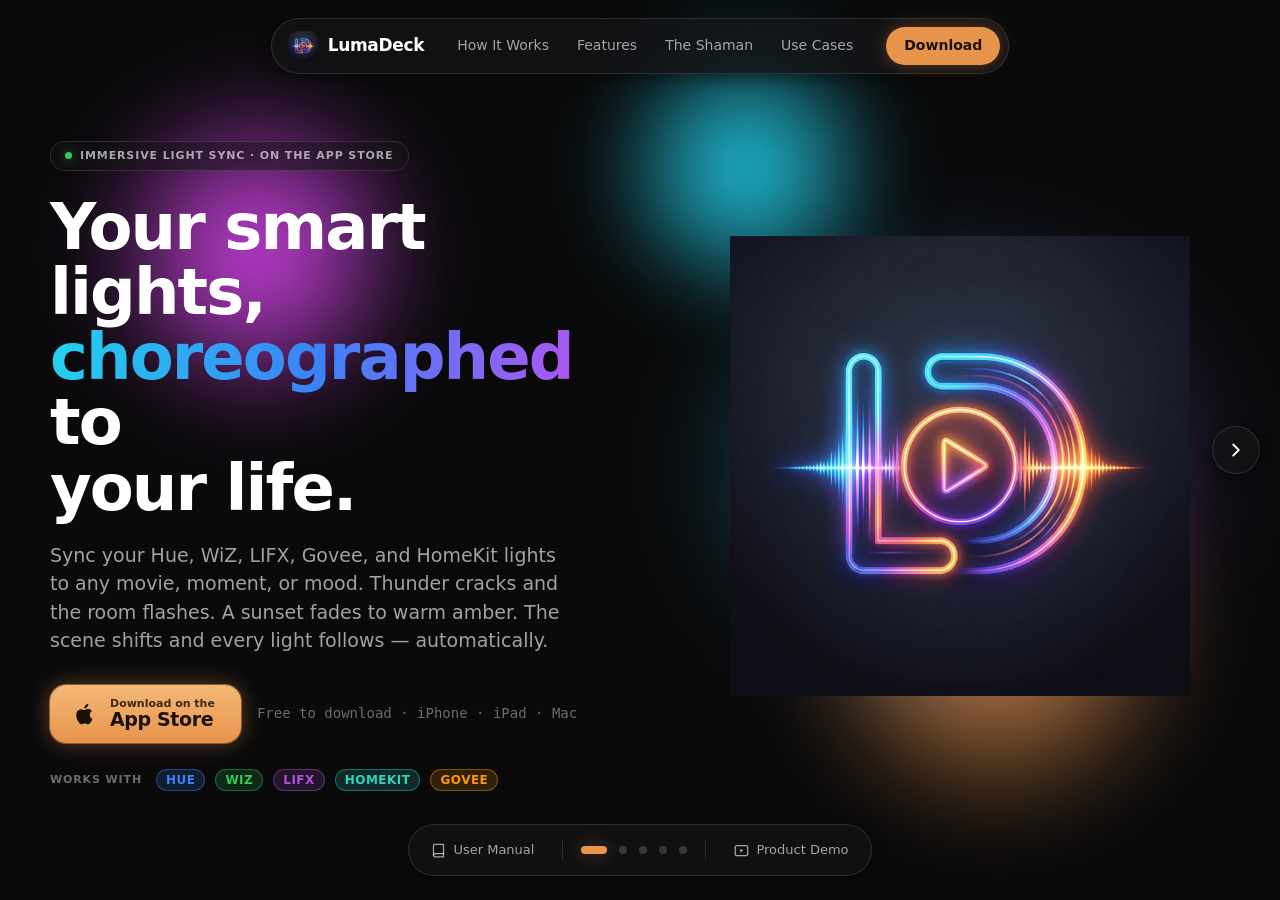
<file: public/index.html>
<!DOCTYPE html>
<html lang="en">
<head>
<meta charset="utf-8">
<meta name="viewport" content="width=device-width, initial-scale=1">
<title>LumaDeck — Immersive Light Sync for Hue, WiZ, LIFX &amp; More</title>
<meta name="description" content="Sync your Hue, WiZ, LIFX, Govee & HomeKit lights to any movie, moment, or mood — automatically. Free to download on iPhone, iPad & Mac.">
<meta property="og:title" content="LumaDeck — Immersive Light Sync">
<meta property="og:description" content="Sync your Hue, WiZ, LIFX, Govee & HomeKit lights to any movie, moment, or mood — automatically. Free to download on iPhone, iPad & Mac.">
<meta property="og:type" content="website">
<meta property="og:url" content="https://www.luma-deck.com/">
<meta property="og:image" content="https://www.luma-deck.com/assets/img/lumadeck-icon.png">
<meta name="twitter:card" content="summary">
<meta name="twitter:title" content="LumaDeck — Immersive Light Sync">
<meta name="twitter:description" content="Sync your Hue, WiZ, LIFX, Govee & HomeKit lights to any movie, moment, or mood — automatically. Free to download on iPhone, iPad & Mac.">
<link rel="icon" href="assets/img/lumadeck-icon.png">
<link rel="apple-touch-icon" href="assets/img/lumadeck-icon.png">
<link rel="stylesheet" href="assets/css/theme.css">
<link rel="stylesheet" href="assets/css/site.css">
<style>
  html { scroll-behavior: smooth; }
  .ld-ambient { position: fixed; }

  .ld-track { display: flex; flex-direction: column; position: relative; z-index: 10; }
  .ld-panel { width: 100%; padding: 96px 20px 56px; scroll-margin-top: 80px; }
  .ld-panel .wrap { width: 100%; max-width: 1180px; margin: 0 auto; }
  .panel-head { text-align: center; margin-bottom: clamp(24px,3.4vw,44px); }
  .panel-head h2 { font-size: clamp(28px,3.4vw,44px); line-height: 1.08; letter-spacing: -0.02em; font-weight: 700; margin: 0 0 14px; }
  .panel-head p { font-size: 16px; color: var(--text-secondary); max-width: 560px; margin: 0 auto; line-height: 1.5; }
  .panel-head .ld-eyebrow { display: block; margin-bottom: 12px; }

  /* HERO */
  .hero { display: flex; flex-wrap: wrap; gap: 40px; align-items: center; }
  .hero-copy { flex: 1 1 440px; min-width: 280px; }
  .hero-title { font-size: clamp(38px,5vw,64px); line-height: 1.02; letter-spacing: -0.03em; font-weight: 700; margin: 0 0 20px; }
  .hero-sub { font-size: clamp(16px,1.5vw,19px); line-height: 1.5; color: var(--text-secondary); max-width: 520px; margin: 0 0 30px; }
  .hero-cta { display: flex; flex-wrap: wrap; align-items: center; gap: 16px; margin-bottom: 26px; }
  .hero-mono { font-size: 14px; color: var(--text-tertiary); font-family: var(--font-mono); }
  .works-with { display: flex; flex-wrap: wrap; align-items: center; gap: 10px; }
  .hero-art { flex: 1 1 380px; min-width: 280px; display: flex; align-items: center; justify-content: center; position: relative; }
  .hero-art .art-inner { position: relative; display: flex; align-items: center; justify-content: center; }
  .hero-art .glow-brand { position: absolute; width: 78%; height: 78%; border-radius: 50%; background: var(--gradient-brand); background-size: 200% auto; filter: blur(60px); opacity: .4; animation: ld-shimmer 7s linear infinite; }
  .hero-art .glow-amber { position: absolute; width: 52%; height: 52%; border-radius: 50%; background: radial-gradient(circle, var(--amber-500), transparent 70%); filter: blur(38px); opacity: .35; }
  .hero-art img { position: relative; z-index: 1; display: block; width: min(460px,90%); height: auto; animation: ld-bob 8s ease-in-out infinite; }

  /* STEP GRID */
  .step-grid { display: grid; grid-template-columns: repeat(auto-fit,minmax(260px,1fr)); gap: 16px; }
  .step-card { padding: 24px; background: var(--surface-card); border: 1px solid var(--border-subtle); border-radius: 18px; transition: border-color var(--duration-base) var(--ease-standard), transform var(--duration-base) var(--ease-standard); }
  .step-card:hover { border-color: var(--accent); transform: translateY(-4px); }
  .step-top { display: flex; align-items: center; justify-content: space-between; margin-bottom: 16px; }
  .step-num { font-family: var(--font-mono); font-size: 12px; font-weight: 600; letter-spacing: 0.08em; color: var(--text-tertiary); }
  .step-ic { display: inline-flex; align-items: center; justify-content: center; width: 40px; height: 40px; border-radius: 12px; background: var(--amber-tint); color: var(--accent); }
  .step-card h3 { font-size: 18px; font-weight: 600; letter-spacing: -0.01em; margin: 0 0 7px; }
  .step-card p { font-size: 14px; line-height: 1.5; color: var(--text-secondary); margin: 0; }

  /* FEATURES */
  .seg-wrap { display: flex; justify-content: center; margin-bottom: 28px; }
  .seg { display: inline-flex; gap: 4px; padding: 5px; background: var(--surface-segment); border: 1px solid var(--border-subtle); border-radius: 999px; flex-wrap: wrap; justify-content: center; }
  .seg button { border: none; cursor: pointer; font-family: var(--font-sans); font-weight: 600; font-size: 14px; letter-spacing: -0.01em; padding: 10px 20px; border-radius: 999px; background: transparent; color: var(--text-secondary); transition: background var(--duration-base) var(--ease-standard), color var(--duration-base) var(--ease-standard); }
  .seg button.active { background: var(--accent); color: var(--on-accent); box-shadow: var(--glow-amber-soft); }
  .feat-panel { background: var(--surface-panel); border: 1px solid var(--border-subtle); border-radius: 24px; padding: clamp(20px,3vw,32px); }
  .feat { display: flex; flex-wrap: wrap; gap: 36px; align-items: center; animation: ld-riseIn .45s var(--ease-out) both; }
  .feat[hidden] { display: none; }
  .feat-copy { flex: 1 1 300px; min-width: 280px; }
  .feat-ic { display: inline-flex; align-items: center; justify-content: center; width: 46px; height: 46px; border-radius: 14px; background: var(--amber-tint); color: var(--accent); margin-bottom: 16px; }
  .feat-copy h3 { font-size: clamp(23px,2.4vw,30px); font-weight: 700; letter-spacing: -0.02em; margin: 0 0 12px; }
  .feat-copy > p { font-size: 15px; line-height: 1.55; color: var(--text-secondary); margin: 0 0 20px; }
  .feat-list { display: flex; flex-direction: column; gap: 11px; }
  .feat-list .row { display: flex; align-items: flex-start; gap: 11px; }
  .feat-list .check { flex: none; margin-top: 2px; display: inline-flex; width: 20px; height: 20px; align-items: center; justify-content: center; border-radius: 50%; background: var(--amber-tint); color: var(--accent); }
  .feat-list .row span:last-child { font-size: 15px; line-height: 1.4; }
  .feat-media { flex: 1 1 380px; min-width: 300px; }
  .feat-media .frame { border-radius: 18px; overflow: hidden; border: 1px solid var(--border-default); box-shadow: var(--shadow-lg); }
  .feat-media img { display: block; width: 100%; height: auto; }

  /* SHAMAN */
  .shaman { position: relative; overflow: hidden; border-radius: 28px; border: 1px solid var(--border-default); background: var(--surface-panel); padding: clamp(30px,5vw,56px); }
  .shaman .wash { position: absolute; inset: 0; background: var(--gradient-brand); background-size: 200% auto; opacity: 0.16; animation: ld-shimmer 8s linear infinite; }
  .shaman .blob { position: absolute; top: -40%; right: -6%; width: 460px; height: 460px; border-radius: 50%; background: radial-gradient(circle, var(--neon-magenta), transparent 66%); filter: blur(40px); opacity: .4; }
  .shaman-inner { position: relative; display: flex; flex-wrap: wrap; gap: 40px; align-items: center; }
  .shaman-copy { flex: 1 1 380px; min-width: 290px; }
  .shaman-badge { display: inline-flex; align-items: center; gap: 8px; padding: 6px 14px; border-radius: 999px; background: rgba(10,10,11,0.5); border: 1px solid var(--border-default); margin-bottom: 20px; }
  .shaman-badge span { font-size: 11px; font-weight: 600; letter-spacing: 0.08em; text-transform: uppercase; }
  .shaman-copy h2 { font-size: clamp(28px,3.6vw,46px); line-height: 1.06; letter-spacing: -0.02em; font-weight: 700; margin: 0 0 14px; }
  .shaman-copy > p { font-size: 16px; line-height: 1.55; color: var(--text-secondary); max-width: 520px; margin: 0 0 22px; }
  .chips { display: flex; flex-wrap: wrap; gap: 10px; margin-bottom: 26px; }
  .chip { padding: 8px 14px; border-radius: 999px; background: rgba(10,10,11,0.5); border: 1px solid var(--border-subtle); font-size: 13px; color: var(--text-secondary); }
  .shaman-buy { display: flex; flex-wrap: wrap; align-items: center; gap: 16px; }
  .shaman-buy .price { font-family: var(--font-mono); font-size: 15px; color: var(--text-secondary); }
  .shaman-art { flex: 0 1 280px; min-width: 220px; display: flex; justify-content: center; }
  .shaman-art .wrap2 { position: relative; }
  .shaman-art .halo { position: absolute; inset: -18px; border-radius: 26px; background: var(--gradient-brand); filter: blur(26px); opacity: .55; }
  .shaman-art img { position: relative; width: min(240px,55vw); height: auto; border-radius: 26px; border: 1px solid var(--border-default); box-shadow: var(--shadow-lg); }

  /* USE CASES */
  .use-grid { display: grid; grid-template-columns: repeat(auto-fit,minmax(250px,1fr)); gap: 16px; margin-bottom: 28px; }
  .use-card { position: relative; min-height: 280px; border-radius: 20px; overflow: hidden; border: 1px solid var(--border-subtle); }
  .use-card img { position: absolute; inset: 0; width: 100%; height: 100%; object-fit: cover; transition: transform var(--duration-slow) var(--ease-standard); }
  .use-card:hover img { transform: scale(1.06); }
  .use-card .scrim { position: absolute; inset: 0; background: var(--scrim-bottom); }
  .use-card .body { position: absolute; left: 0; right: 0; bottom: 0; padding: 22px; }
  .use-card .kicker { font-size: 11px; font-weight: 600; letter-spacing: 0.08em; text-transform: uppercase; color: var(--amber-300); margin-bottom: 6px; }
  .use-card h3 { font-size: 21px; font-weight: 700; letter-spacing: -0.01em; margin: 0 0 5px; }
  .use-card .body p { font-size: 13px; line-height: 1.45; color: var(--text-secondary); margin: 0; }
  .use-footer { display: flex; flex-wrap: wrap; align-items: center; justify-content: center; gap: 18px; }
  .use-footer .doclinks { display: flex; align-items: center; gap: 10px; flex-wrap: wrap; }
  .use-footer .copy { font-size: 14px; color: var(--text-tertiary); font-family: var(--font-mono); }

  /* Side arrows + bottom bar hidden on mobile */
  .ld-arrow, .ld-bottombar { display: none; }

  /* ============ DESKTOP: locked horizontal deck ============ */
  @media (min-width: 901px) {
    html, body { height: 100%; overflow: hidden; }
    .ld-deck { position: fixed; inset: 0; overflow: hidden; background: var(--bg-app); }
    .ld-ambient { position: absolute; }
    .ld-header { position: absolute; top: 0; left: 0; right: 0; background: none; padding: 18px 20px; pointer-events: none; }
    .ld-header .ld-header-inner { width: auto; margin: 0 auto; gap: 20px; }
    .ld-track { position: absolute; inset: 0; flex-direction: row; width: 500vw; transition: transform 620ms var(--ease-standard); transform: translateX(calc(var(--panel,0) * -100vw)); }
    .ld-panel { width: 100vw; height: 100%; overflow-y: auto; display: flex; align-items: center; padding: 104px 40px 72px; }
    .ld-panel .wrap { width: 100%; }

    .ld-arrow { display: inline-flex; align-items: center; justify-content: center; position: absolute; z-index: 55; top: 50%; transform: translateY(-50%); width: 48px; height: 48px; border-radius: 50%; background: rgba(20,20,22,0.72); backdrop-filter: var(--blur-thin); -webkit-backdrop-filter: var(--blur-thin); border: 1px solid var(--border-default); color: var(--text-primary); cursor: pointer; box-shadow: var(--shadow-md); transition: background var(--duration-fast) var(--ease-standard); }
    .ld-arrow:hover { background: var(--surface-inset); }
    .ld-arrow.prev { left: 20px; }
    .ld-arrow.next { right: 20px; }
    .ld-arrow[hidden] { display: none; }

    .ld-bottombar { display: flex; justify-content: center; position: absolute; z-index: 55; bottom: 24px; left: 0; right: 0; padding: 0 20px; pointer-events: none; }
    .ld-bottombar .bar { pointer-events: auto; display: flex; align-items: center; gap: 14px; padding: 8px; background: rgba(20,20,22,0.72); backdrop-filter: var(--blur-thin); -webkit-backdrop-filter: var(--blur-thin); border: 1px solid var(--border-default); border-radius: 999px; box-shadow: var(--shadow-md); max-width: 100%; flex-wrap: wrap; justify-content: center; }
    .ld-bottombar a.barlink { display: inline-flex; align-items: center; gap: 7px; height: 34px; padding: 0 14px; border-radius: 999px; color: var(--text-secondary); font-size: 13px; font-weight: 500; transition: background var(--duration-fast) var(--ease-standard), color var(--duration-fast) var(--ease-standard); }
    .ld-bottombar a.barlink:hover { background: var(--surface-inset); color: var(--text-primary); }
    .dots { display: flex; align-items: center; gap: 12px; padding: 0 4px; }
    .dots button { border: none; cursor: pointer; padding: 0; height: 8px; width: 8px; border-radius: 999px; background: var(--ink-500); transition: width var(--duration-base) var(--ease-standard), background var(--duration-base) var(--ease-standard); }
    .dots button.active { width: 26px; background: var(--accent); box-shadow: var(--glow-amber-soft); }
  }

  /* On desktop the persistent footer bar already carries these links,
     so hide the redundant in-body pair. Mobile has no footer bar, so
     they stay as the only path to the Manual / Demo pages. */
  @media (min-width: 901px) {
    .use-footer .doclinks { display: none; }
  }

  @media (max-width: 900px) {
    .ld-header { background: linear-gradient(180deg, var(--bg-app) 60%, transparent); }
    .ld-header .ld-navlinks { display: none; }
  }
  @media (max-width: 560px) {
    .ld-panel { padding-top: 88px; }
  }
</style>
</head>
<body>
<div class="ld-deck">

  <!-- ambient glow backdrop -->
  <div class="ld-ambient" aria-hidden="true">
    <span class="g-magenta"></span>
    <span class="g-amber"></span>
    <span class="g-cyan"></span>
  </div>

  <!-- ============ HEADER ============ -->
  <header class="ld-header">
    <div class="ld-header-inner">
      <a class="ld-brand" href="#p0" data-panel="0">
        <img src="assets/img/lumadeck-icon.png" alt="LumaDeck">
        <span>LumaDeck</span>
      </a>
      <nav class="ld-navlinks">
        <a class="ld-navlink" href="#p1" data-panel="1">How It Works</a>
        <a class="ld-navlink" href="#p2" data-panel="2">Features</a>
        <a class="ld-navlink" href="#p3" data-panel="3">The Shaman</a>
        <a class="ld-navlink" href="#p4" data-panel="4">Use Cases</a>
      </nav>
      <a class="ld-download" href="https://apps.apple.com/us/app/lumadeck-immersive-light-sync/id6758977004" target="_blank" rel="noopener">Download</a>
    </div>
  </header>

  <!-- ============ TRACK ============ -->
  <div class="ld-track">

    <!-- ===== PANEL 0 · HOME ===== -->
    <section class="ld-panel" id="p0">
      <div class="wrap">
        <div class="hero">
          <div class="hero-copy">
            <div class="ld-statuspill" style="margin-bottom:24px;">
              <span class="dot"></span>
              <span class="label">Immersive Light Sync · On the App Store</span>
            </div>
            <h1 class="hero-title">Your smart lights,<br><span class="ld-gradient-text">choreographed</span> to<br>your life.</h1>
            <p class="hero-sub">Sync your Hue, WiZ, LIFX, Govee, and HomeKit lights to any movie, moment, or mood. Thunder cracks and the room flashes. A sunset fades to warm amber. The scene shifts and every light follows — automatically.</p>
            <div class="hero-cta">
              <a class="ld-appstore" href="https://apps.apple.com/us/app/lumadeck-immersive-light-sync/id6758977004" target="_blank" rel="noopener">
                <svg width="26" height="26" viewBox="0 0 24 24" fill="currentColor" aria-hidden="true"><path d="M16.4 12.7c0-2.3 1.9-3.4 2-3.5-1.1-1.6-2.8-1.8-3.4-1.8-1.4-.1-2.8.9-3.5.9-.7 0-1.8-.8-3-.8-1.5 0-3 .9-3.8 2.3-1.6 2.8-.4 7 1.2 9.3.8 1.1 1.7 2.4 2.9 2.3 1.2 0 1.6-.7 3-.7 1.4 0 1.8.7 3 .7 1.2 0 2-1.1 2.8-2.2.9-1.3 1.2-2.5 1.3-2.6-.1 0-2.5-1-2.5-3.8zM14.1 5.6c.6-.8 1.1-1.9 1-3-.9 0-2 .6-2.7 1.4-.6.7-1.1 1.8-1 2.9 1 .1 2-.5 2.7-1.3z"/></svg>
                <span class="as-stack"><span class="as-small">Download on the</span><span class="as-big">App Store</span></span>
              </a>
              <span class="hero-mono">Free to download · iPhone · iPad · Mac</span>
            </div>
            <div class="works-with">
              <span class="ld-eyebrow" style="margin-right:4px;">Works with</span>
              <span class="ld-badge hue">Hue</span>
              <span class="ld-badge wiz">WiZ</span>
              <span class="ld-badge lifx">LIFX</span>
              <span class="ld-badge homekit">HomeKit</span>
              <span class="ld-badge govee">Govee</span>
            </div>
          </div>
          <div class="hero-art">
            <div class="art-inner">
              <div class="glow-brand"></div>
              <div class="glow-amber"></div>
              <img src="assets/img/lumadeck-logo.png" alt="LumaDeck neon logo — an LD monogram with an embedded play triangle and audio waveform">
            </div>
          </div>
        </div>
      </div>
    </section>

    <!-- ===== PANEL 1 · HOW IT WORKS ===== -->
    <section class="ld-panel" id="p1">
      <div class="wrap">
        <div class="panel-head">
          <span class="ld-eyebrow accent">Show Creator</span>
          <h2>Build a light show in six steps.</h2>
          <p>A guided wizard walks you from source to save. Assign a scene at any timestamp, drop in a special effect, and you're live.</p>
        </div>
        <div class="step-grid">
          <div class="step-card">
            <div class="step-top"><span class="step-num">STEP 1</span><span class="step-ic"><svg width="20" height="20" viewBox="0 0 24 24" fill="none" stroke="currentColor" stroke-width="2" stroke-linecap="round" stroke-linejoin="round"><rect x="2" y="3" width="20" height="18" rx="2"/><path d="M7 3v18M17 3v18M2 8h5M17 8h5M2 16h5M17 16h5"/></svg></span></div>
            <h3>Choose a Source</h3>
            <p>Sync to a video, an audio track, or a countdown timer from 15 minutes to 6 hours.</p>
          </div>
          <div class="step-card">
            <div class="step-top"><span class="step-num">STEP 2</span><span class="step-ic"><svg width="20" height="20" viewBox="0 0 24 24" fill="none" stroke="currentColor" stroke-width="2" stroke-linecap="round" stroke-linejoin="round"><path d="M5 12.55a11 11 0 0 1 14 0"/><path d="M1.5 9a16 16 0 0 1 21 0"/><path d="M8.5 16.1a6 6 0 0 1 7 0"/><line x1="12" y1="20" x2="12.01" y2="20"/></svg></span></div>
            <h3>Check Your Lights</h3>
            <p>Review connection status across every bridge and Wi-Fi light, then refresh in a tap.</p>
          </div>
          <div class="step-card">
            <div class="step-top"><span class="step-num">STEP 3</span><span class="step-ic"><svg width="20" height="20" viewBox="0 0 24 24" fill="none" stroke="currentColor" stroke-width="2" stroke-linecap="round" stroke-linejoin="round"><path d="M3 9l9-7 9 7v11a2 2 0 0 1-2 2H5a2 2 0 0 1-2-2z"/><path d="M9 22V12h6v10"/></svg></span></div>
            <h3>Pick a Group</h3>
            <p>Select which rooms or light groups the show will control — one or many at once.</p>
          </div>
          <div class="step-card">
            <div class="step-top"><span class="step-num">STEP 4</span><span class="step-ic"><svg width="20" height="20" viewBox="0 0 24 24" fill="none" stroke="currentColor" stroke-width="2" stroke-linecap="round" stroke-linejoin="round"><circle cx="12" cy="12" r="9"/><polyline points="12 7 12 12 15 14"/></svg></span></div>
            <h3>Build the Timeline</h3>
            <p>Scrub to any moment and drop in a scene or a special effect like Thunderstorm or Volcano.</p>
          </div>
          <div class="step-card">
            <div class="step-top"><span class="step-num">STEP 5</span><span class="step-ic"><svg width="20" height="20" viewBox="0 0 24 24" fill="currentColor" stroke="none"><polygon points="13 2 3 14 12 14 11 22 21 10 12 10 13 2"/></svg></span></div>
            <h3>Add Triggers</h3>
            <p>Place manual trigger buttons to fire dramatic effects on demand during playback.</p>
          </div>
          <div class="step-card">
            <div class="step-top"><span class="step-num">STEP 6</span><span class="step-ic"><svg width="20" height="20" viewBox="0 0 24 24" fill="none" stroke="currentColor" stroke-width="2" stroke-linecap="round" stroke-linejoin="round"><polyline points="20 6 9 17 4 12"/></svg></span></div>
            <h3>Name &amp; Save</h3>
            <p>Review, name your show, and save. It lands in the Control tab, ready to play.</p>
          </div>
        </div>
      </div>
    </section>

    <!-- ===== PANEL 2 · FEATURES ===== -->
    <section class="ld-panel" id="p2">
      <div class="wrap">
        <div class="panel-head">
          <span class="ld-eyebrow accent">A Full Lighting Console</span>
          <h2 style="margin:0;">Everything a live show needs.</h2>
        </div>
        <div class="seg-wrap">
          <div class="seg" role="tablist">
            <button class="active" data-tab="control" role="tab" aria-selected="true">Control Console</button>
            <button data-tab="play" role="tab" aria-selected="false">Play &amp; Cast</button>
            <button data-tab="effects" role="tab" aria-selected="false">Effects &amp; Scheduler</button>
          </div>
        </div>
        <div class="feat-panel">
          <div class="feat" data-tab="control">
            <div class="feat-copy">
              <span class="feat-ic"><svg width="23" height="23" viewBox="0 0 24 24" fill="none" stroke="currentColor" stroke-width="2" stroke-linecap="round" stroke-linejoin="round"><path d="M12 2v10"/><path d="M18.4 6.6a9 9 0 1 1-12.8 0"/></svg></span>
              <h3>A live lighting console</h3>
              <p>The Control tab is mission control: adjust brightness, activate scenes, drive a video or music track, and launch any saved show — all without leaving the tab.</p>
              <div class="feat-list">
                <div class="row"><span class="check"><svg width="13" height="13" viewBox="0 0 24 24" fill="none" stroke="currentColor" stroke-width="3" stroke-linecap="round" stroke-linejoin="round"><polyline points="20 6 9 17 4 12"/></svg></span><span>Per-light and per-zone brightness with warm-to-cool Kelvin control</span></div>
                <div class="row"><span class="check"><svg width="13" height="13" viewBox="0 0 24 24" fill="none" stroke="currentColor" stroke-width="3" stroke-linecap="round" stroke-linejoin="round"><polyline points="20 6 9 17 4 12"/></svg></span><span>Universal scenes that span Hue, WiZ, LIFX, HomeKit &amp; Govee at once</span></div>
                <div class="row"><span class="check"><svg width="13" height="13" viewBox="0 0 24 24" fill="none" stroke="currentColor" stroke-width="3" stroke-linecap="round" stroke-linejoin="round"><polyline points="20 6 9 17 4 12"/></svg></span><span>Now Playing rail for synced music alongside your video</span></div>
              </div>
            </div>
            <div class="feat-media"><div class="frame"><img src="assets/img/reference-control-tab.png" alt="LumaDeck Control tab console" loading="lazy"></div></div>
          </div>
          <div class="feat" data-tab="play" hidden>
            <div class="feat-copy">
              <span class="feat-ic"><svg width="23" height="23" viewBox="0 0 24 24" fill="none" stroke="currentColor" stroke-width="2" stroke-linecap="round" stroke-linejoin="round"><rect x="2" y="7" width="20" height="13" rx="2"/><polyline points="17 2 12 7 7 2"/></svg></span>
              <h3>Full-screen playback, phone as remote</h3>
              <p>Hit play and the video runs while your lights change at every cue. Cast to a TV over AirPlay or HDMI and your phone becomes the remote.</p>
              <div class="feat-list">
                <div class="row"><span class="check"><svg width="13" height="13" viewBox="0 0 24 24" fill="none" stroke="currentColor" stroke-width="3" stroke-linecap="round" stroke-linejoin="round"><polyline points="20 6 9 17 4 12"/></svg></span><span>Rewind 10s, forward 10s, and scrub to any trigger point</span></div>
                <div class="row"><span class="check"><svg width="13" height="13" viewBox="0 0 24 24" fill="none" stroke="currentColor" stroke-width="3" stroke-linecap="round" stroke-linejoin="round"><polyline points="20 6 9 17 4 12"/></svg></span><span>Manual trigger buttons fire effects on demand</span></div>
                <div class="row"><span class="check"><svg width="13" height="13" viewBox="0 0 24 24" fill="none" stroke="currentColor" stroke-width="3" stroke-linecap="round" stroke-linejoin="round"><polyline points="20 6 9 17 4 12"/></svg></span><span>Plays full-screen on an external display</span></div>
              </div>
            </div>
            <div class="feat-media"><div class="frame"><img src="assets/img/reference-play-tab.png" alt="LumaDeck Play tab full-screen playback" loading="lazy"></div></div>
          </div>
          <div class="feat" data-tab="effects" hidden>
            <div class="feat-copy">
              <span class="feat-ic"><svg width="23" height="23" viewBox="0 0 24 24" fill="none" stroke="currentColor" stroke-width="2" stroke-linecap="round" stroke-linejoin="round"><path d="M12 2c1 3-2 4-2 7a2 2 0 0 0 4 0c0-1 0-2-.5-3 2 1 4.5 3.5 4.5 7a6 6 0 1 1-12 0c0-3 2-5 3-6 .5 2 2 2 3-5z"/></svg></span>
              <h3>Signature effects, on a schedule</h3>
              <p>Layer named special effects into any timeline, or let the Scheduler automate scenes by time of day — including a Security Mode for when you're away.</p>
              <div class="feat-list">
                <div class="row"><span class="check"><svg width="13" height="13" viewBox="0 0 24 24" fill="none" stroke="currentColor" stroke-width="3" stroke-linecap="round" stroke-linejoin="round"><polyline points="20 6 9 17 4 12"/></svg></span><span>Thunderstorm, Volcano, Flash &amp; Static with tunable brightness and timing</span></div>
                <div class="row"><span class="check"><svg width="13" height="13" viewBox="0 0 24 24" fill="none" stroke="currentColor" stroke-width="3" stroke-linecap="round" stroke-linejoin="round"><polyline points="20 6 9 17 4 12"/></svg></span><span>Test any effect on real lights for 10 seconds before saving</span></div>
                <div class="row"><span class="check"><svg width="13" height="13" viewBox="0 0 24 24" fill="none" stroke="currentColor" stroke-width="3" stroke-linecap="round" stroke-linejoin="round"><polyline points="20 6 9 17 4 12"/></svg></span><span>Scheduler automates scenes by time of day</span></div>
              </div>
            </div>
            <div class="feat-media"><div class="frame"><img src="assets/img/reference-scheduler.png" alt="LumaDeck Add Effect — choosing an effect type with brightness range and color controls" loading="lazy"></div></div>
          </div>
        </div>
      </div>
    </section>

    <!-- ===== PANEL 3 · THE SHAMAN ===== -->
    <section class="ld-panel" id="p3">
      <div class="wrap">
        <div class="shaman">
          <div class="wash" aria-hidden="true"></div>
          <div class="blob" aria-hidden="true"></div>
          <div class="shaman-inner">
            <div class="shaman-copy">
              <div class="shaman-badge">
                <svg width="15" height="15" viewBox="0 0 24 24" fill="currentColor" style="color:var(--neon-magenta);" aria-hidden="true"><path d="M12 2l1.8 6.2L20 10l-6.2 1.8L12 18l-1.8-6.2L4 10l6.2-1.8z"/></svg>
                <span>The Shaman · AI Generator</span>
              </div>
              <h2>Skip the timeline.<br>Let The Shaman build it.</h2>
              <p>Point it at any video and it analyzes the footage to auto-generate a complete lighting timeline — or pick one of six pre-built one-hour timer themes with Chill, Active, and Intense energy levels.</p>
              <div class="chips">
                <span class="chip">Beach Sunset</span>
                <span class="chip">Bali Jungle</span>
                <span class="chip">Northern Lights</span>
                <span class="chip">+ 3 more</span>
              </div>
              <div class="shaman-buy">
                <a class="ld-btn-amber" href="https://apps.apple.com/us/app/lumadeck-immersive-light-sync/id6758977004" target="_blank" rel="noopener">Unlock The Shaman</a>
                <span class="price">$0.99 add-on</span>
              </div>
            </div>
            <div class="shaman-art">
              <div class="wrap2">
                <div class="halo" aria-hidden="true"></div>
                <img src="assets/img/shaman-icon.jpg" alt="The Shaman — a tiki mask icon" loading="lazy">
              </div>
            </div>
          </div>
        </div>
      </div>
    </section>

    <!-- ===== PANEL 4 · USE CASES ===== -->
    <section class="ld-panel" id="p4">
      <div class="wrap">
        <div class="panel-head">
          <span class="ld-eyebrow accent">Set the Scene</span>
          <h2>One app, every kind of night.</h2>
          <p>From a quiet wind-down to a full DJ set — free to download on iPhone, iPad and Mac.</p>
        </div>
        <div class="use-grid">
          <div class="use-card">
            <img src="assets/img/use-home-theater.jpg" alt="" loading="lazy">
            <div class="scrim"></div>
            <div class="body"><div class="kicker">Home Theater</div><h3>Movie Night</h3><p>Match room lighting to every scene. Torchlight flickers, storms flash — your walls play along.</p></div>
          </div>
          <div class="use-card">
            <img src="assets/img/use-deck-party.jpg" alt="" loading="lazy">
            <div class="scrim"></div>
            <div class="body"><div class="kicker">Timer Mode</div><h3>Parties</h3><p>Run colorful, timed effects all night — no video needed. Volcano, Thunderstorm and Flash on tap.</p></div>
          </div>
          <div class="use-card">
            <img src="assets/img/use-meditation.jpg" alt="" loading="lazy">
            <div class="scrim"></div>
            <div class="body"><div class="kicker">Wind Down</div><h3>Meditation</h3><p>Warm, slowly transitioning scenes on a 30-minute timer — great for yoga, breathwork, calm evenings.</p></div>
          </div>
          <div class="use-card">
            <img src="assets/img/use-holiday.jpg" alt="" loading="lazy">
            <div class="scrim"></div>
            <div class="body"><div class="kicker">Create Joy</div><h3>Holiday Events</h3><p>Sync lighting to a holiday experience, fire manual triggers to create surprise and delight.</p></div>
          </div>
        </div>
        <div class="use-footer">
          <a class="ld-appstore sm" href="https://apps.apple.com/us/app/lumadeck-immersive-light-sync/id6758977004" target="_blank" rel="noopener">
            <svg width="26" height="26" viewBox="0 0 24 24" fill="currentColor" aria-hidden="true"><path d="M16.4 12.7c0-2.3 1.9-3.4 2-3.5-1.1-1.6-2.8-1.8-3.4-1.8-1.4-.1-2.8.9-3.5.9-.7 0-1.8-.8-3-.8-1.5 0-3 .9-3.8 2.3-1.6 2.8-.4 7 1.2 9.3.8 1.1 1.7 2.4 2.9 2.3 1.2 0 1.6-.7 3-.7 1.4 0 1.8.7 3 .7 1.2 0 2-1.1 2.8-2.2.9-1.3 1.2-2.5 1.3-2.6-.1 0-2.5-1-2.5-3.8zM14.1 5.6c.6-.8 1.1-1.9 1-3-.9 0-2 .6-2.7 1.4-.6.7-1.1 1.8-1 2.9 1 .1 2-.5 2.7-1.3z"/></svg>
            <span class="as-stack"><span class="as-small">Download on the</span><span class="as-big">App Store</span></span>
          </a>
          <div class="doclinks">
            <a class="ld-outline" href="manual.html">
              <svg width="16" height="16" viewBox="0 0 24 24" fill="none" stroke="currentColor" stroke-width="2" stroke-linecap="round" stroke-linejoin="round" aria-hidden="true"><path d="M4 19.5A2.5 2.5 0 0 1 6.5 17H20"/><path d="M6.5 2H20v20H6.5A2.5 2.5 0 0 1 4 19.5v-15A2.5 2.5 0 0 1 6.5 2z"/></svg>
              User Manual
            </a>
            <a class="ld-outline" href="demo.html">
              <svg width="16" height="16" viewBox="0 0 24 24" fill="none" stroke="currentColor" stroke-width="2" stroke-linecap="round" stroke-linejoin="round" aria-hidden="true"><rect x="2" y="4" width="20" height="16" rx="3"/><polygon points="10 9 15 12 10 15 10 9" fill="currentColor" stroke="none"/></svg>
              Product Demo
            </a>
          </div>
          <span class="copy">© 2026 LumaDeck · Immersive Light Sync</span>
        </div>
      </div>
    </section>

  </div>

  <!-- ============ SIDE ARROWS (desktop) ============ -->
  <button class="ld-arrow prev" type="button" aria-label="Previous section" hidden>
    <svg width="22" height="22" viewBox="0 0 24 24" fill="none" stroke="currentColor" stroke-width="2" stroke-linecap="round" stroke-linejoin="round"><polyline points="15 18 9 12 15 6"/></svg>
  </button>
  <button class="ld-arrow next" type="button" aria-label="Next section">
    <svg width="22" height="22" viewBox="0 0 24 24" fill="none" stroke="currentColor" stroke-width="2" stroke-linecap="round" stroke-linejoin="round"><polyline points="9 18 15 12 9 6"/></svg>
  </button>

  <!-- ============ BOTTOM BAR (desktop) ============ -->
  <div class="ld-bottombar">
    <div class="bar">
      <a class="barlink" href="manual.html">
        <svg width="15" height="15" viewBox="0 0 24 24" fill="none" stroke="currentColor" stroke-width="2" stroke-linecap="round" stroke-linejoin="round" aria-hidden="true"><path d="M4 19.5A2.5 2.5 0 0 1 6.5 17H20"/><path d="M6.5 2H20v20H6.5A2.5 2.5 0 0 1 4 19.5v-15A2.5 2.5 0 0 1 6.5 2z"/></svg>
        User Manual
      </a>
      <span class="ld-divider"></span>
      <div class="dots" role="tablist" aria-label="Sections">
        <button data-panel="0" class="active" aria-label="Home" title="Home"></button>
        <button data-panel="1" aria-label="How It Works" title="How It Works"></button>
        <button data-panel="2" aria-label="Features" title="Features"></button>
        <button data-panel="3" aria-label="The Shaman" title="The Shaman"></button>
        <button data-panel="4" aria-label="Use Cases" title="Use Cases"></button>
      </div>
      <span class="ld-divider"></span>
      <a class="barlink" href="demo.html">
        <svg width="15" height="15" viewBox="0 0 24 24" fill="none" stroke="currentColor" stroke-width="2" stroke-linecap="round" stroke-linejoin="round" aria-hidden="true"><rect x="2" y="4" width="20" height="16" rx="3"/><polygon points="10 9 15 12 10 15 10 9" fill="currentColor" stroke="none"/></svg>
        Product Demo
      </a>
    </div>
  </div>

</div>

<script>
(function () {
  var PANELS = 5;
  var cur = 0;
  var desktop = window.matchMedia('(min-width: 901px)');
  var root = document.documentElement;
  var navlinks = Array.prototype.slice.call(document.querySelectorAll('.ld-navlink'));
  var dots = Array.prototype.slice.call(document.querySelectorAll('.dots button'));
  var prevArrow = document.querySelector('.ld-arrow.prev');
  var nextArrow = document.querySelector('.ld-arrow.next');

  function sync() {
    root.style.setProperty('--panel', cur);
    navlinks.forEach(function (l) { l.classList.toggle('active', +l.dataset.panel === cur); });
    dots.forEach(function (d) { d.classList.toggle('active', +d.dataset.panel === cur); });
    if (prevArrow) prevArrow.hidden = cur === 0;
    if (nextArrow) nextArrow.hidden = cur === PANELS - 1;
  }
  function go(i) {
    cur = Math.max(0, Math.min(PANELS - 1, i));
    sync();
  }

  // Panel navigation targets (brand, nav links, dots)
  Array.prototype.slice.call(document.querySelectorAll('[data-panel]')).forEach(function (el) {
    el.addEventListener('click', function (e) {
      var i = +el.dataset.panel;
      if (desktop.matches) { e.preventDefault(); go(i); }
      else { cur = i; sync(); } // let the anchor scroll happen; keep state in sync
    });
  });

  if (prevArrow) prevArrow.addEventListener('click', function () { go(cur - 1); });
  if (nextArrow) nextArrow.addEventListener('click', function () { go(cur + 1); });

  document.addEventListener('keydown', function (e) {
    if (!desktop.matches) return;
    if (e.key === 'ArrowRight') go(cur + 1);
    else if (e.key === 'ArrowLeft') go(cur - 1);
  });

  // Re-sync when crossing the breakpoint
  (desktop.addEventListener ? desktop.addEventListener('change', sync) : desktop.addListener(sync));

  // Features segmented control
  var tabs = Array.prototype.slice.call(document.querySelectorAll('.seg button'));
  var panes = Array.prototype.slice.call(document.querySelectorAll('.feat'));
  tabs.forEach(function (btn) {
    btn.addEventListener('click', function () {
      var key = btn.dataset.tab;
      tabs.forEach(function (b) {
        var on = b === btn;
        b.classList.toggle('active', on);
        b.setAttribute('aria-selected', on ? 'true' : 'false');
      });
      panes.forEach(function (p) { p.hidden = p.dataset.tab !== key; });
    });
  });

  sync();
})();
</script>
</body>
</html>
</file>
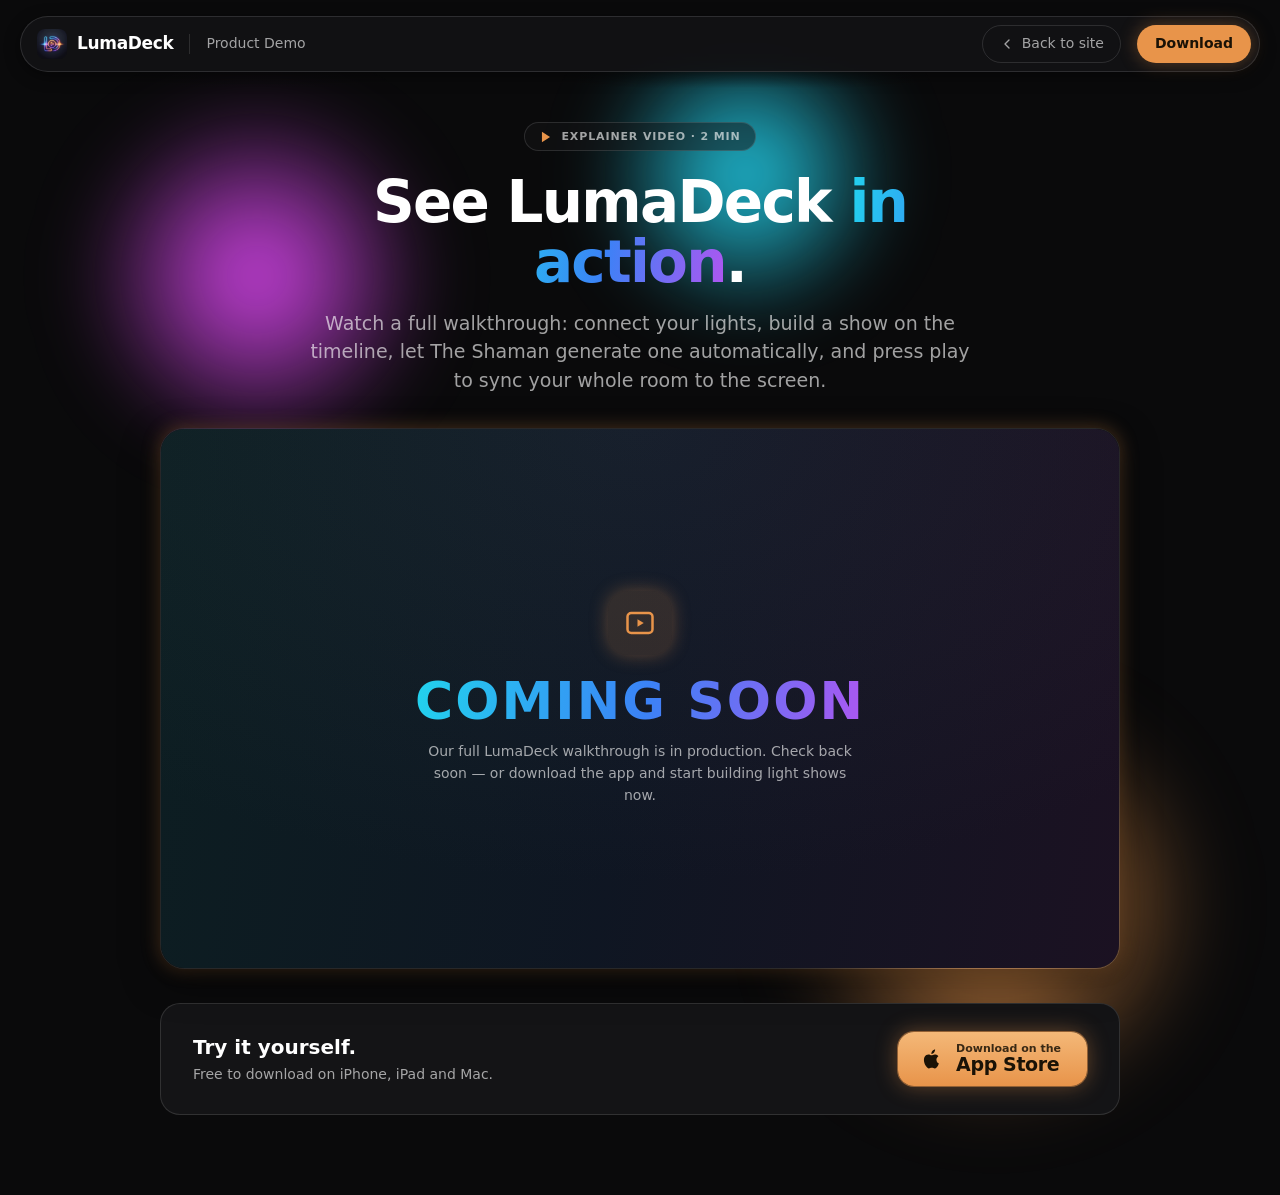
<file: public/demo.html>
<!DOCTYPE html>
<html lang="en">
<head>
<meta charset="utf-8">
<meta name="viewport" content="width=device-width, initial-scale=1">
<title>LumaDeck Product Demo — See It In Action</title>
<meta name="description" content="Watch a full LumaDeck walkthrough: connect your lights, build a show on the timeline, let The Shaman generate one automatically, and press play to sync your whole room to the screen.">
<link rel="icon" href="assets/img/lumadeck-icon.png">
<link rel="apple-touch-icon" href="assets/img/lumadeck-icon.png">
<link rel="stylesheet" href="assets/css/theme.css">
<link rel="stylesheet" href="assets/css/site.css">
<style>
  body { overflow-x: hidden; }
  .ld-ambient { position: absolute; }

  .demo-wrap { position: relative; min-height: 100vh; overflow: hidden; }
  .demo-content { position: relative; z-index: 10; max-width: 1120px; margin: 0 auto; padding: 34px 40px 80px; }

  .demo-head { text-align: center; max-width: 680px; margin: 0 auto 34px; }
  .demo-head h1 { font-size: clamp(34px,4.6vw,58px); line-height: 1.03; letter-spacing: -0.03em; font-weight: 700; margin: 0 0 16px; }
  .demo-head p { font-size: clamp(16px,1.6vw,19px); line-height: 1.5; color: var(--text-secondary); margin: 0; }
  .demo-pill { display: inline-flex; align-items: center; gap: 8px; padding: 6px 14px; border: 1px solid var(--border-default); border-radius: 999px; background: rgba(20,20,22,0.5); margin-bottom: 22px; }
  .demo-pill span { font-size: 11px; font-weight: 600; letter-spacing: 0.08em; text-transform: uppercase; color: var(--text-secondary); }

  .video-shell { position: relative; max-width: 960px; margin: 0 auto; border-radius: 24px; overflow: hidden; border: 1px solid var(--border-default); box-shadow: var(--shadow-lg), var(--glow-amber-soft); }
  .video-stage { position: relative; width: 100%; aspect-ratio: 16/9; background: radial-gradient(120% 120% at 50% 0%, var(--ink-800), var(--ink-900) 70%); display: flex; align-items: center; justify-content: center; overflow: hidden; }
  .video-stage iframe { position: absolute; inset: 0; width: 100%; height: 100%; border: 0; }
  .video-wash { position: absolute; inset: 0; background: var(--gradient-brand); background-size: 200% auto; opacity: 0.1; animation: ld-shimmer 9s linear infinite; }
  .video-face { position: relative; z-index: 1; display: flex; flex-direction: column; align-items: center; text-align: center; padding: 24px; }
  .play-btn { width: 88px; height: 88px; border: none; cursor: pointer; border-radius: 50%; background: var(--gradient-amber); color: var(--on-accent); display: inline-flex; align-items: center; justify-content: center; animation: ld-pulse 2.6s ease-in-out infinite; margin-bottom: 22px; transition: transform var(--duration-fast) var(--ease-standard); }
  .play-btn:hover { animation-play-state: paused; transform: scale(1.08); }
  .yt-tag { display: inline-flex; align-items: center; gap: 8px; padding: 6px 14px; border-radius: 999px; background: rgba(10,10,11,0.55); border: 1px solid var(--border-default); margin-bottom: 12px; }
  .yt-tag span { font-size: 12px; font-weight: 600; letter-spacing: 0.04em; color: var(--text-secondary); }
  .video-face .hint { margin: 0; font-size: 13px; color: var(--text-tertiary); font-family: var(--font-mono); }
  .fake-controls { position: absolute; left: 0; right: 0; bottom: 0; height: 44px; background: linear-gradient(0deg, rgba(10,10,11,0.85), transparent); display: flex; align-items: center; gap: 12px; padding: 0 16px; }
  .fake-controls .prog { flex: 1; height: 4px; border-radius: 999px; background: var(--ink-600); position: relative; overflow: hidden; }
  .fake-controls .prog i { position: absolute; left: 0; top: 0; bottom: 0; width: 12%; background: var(--accent); border-radius: 999px; }
  .fake-controls .t { font-size: 11px; color: var(--text-tertiary); font-family: var(--font-mono); }

  /* Coming Soon state (shown until a YouTube ID is added) */
  .cs-face { position: relative; z-index: 1; display: flex; flex-direction: column; align-items: center; text-align: center; padding: 28px; }
  .cs-glyph { display: inline-flex; align-items: center; justify-content: center; width: 64px; height: 64px; border-radius: 20px; background: var(--amber-tint); color: var(--accent); margin-bottom: 20px; box-shadow: var(--glow-amber-soft); }
  .cs-title { font-size: clamp(30px,5vw,52px); font-weight: 800; letter-spacing: 0.04em; text-transform: uppercase; line-height: 1; margin-bottom: 14px; }
  .cs-sub { margin: 0; max-width: 440px; font-size: 14px; color: var(--text-secondary); line-height: 1.55; }

  .chapters { max-width: 960px; margin: 26px auto 0; }
  .chapters .lbl { font-size: 11px; font-weight: 600; letter-spacing: 0.08em; text-transform: uppercase; color: var(--text-tertiary); margin-bottom: 12px; text-align: center; }
  .chapter-grid { display: grid; grid-template-columns: repeat(auto-fit,minmax(210px,1fr)); gap: 12px; }
  .chapter { display: flex; align-items: center; gap: 12px; padding: 14px 16px; background: var(--surface-card); border: 1px solid var(--border-subtle); border-radius: 14px; }
  .chapter .ts { font-family: var(--font-mono); font-size: 12px; color: var(--accent); flex: none; }
  .chapter .cap { font-size: 14px; color: var(--text-secondary); }

  .demo-cta { max-width: 960px; margin: 34px auto 0; padding: 28px 32px; background: var(--surface-panel); border: 1px solid var(--border-default); border-radius: 20px; display: flex; flex-wrap: wrap; gap: 20px; align-items: center; justify-content: space-between; }
  .demo-cta h3 { margin: 0 0 4px; font-size: 20px; color: var(--text-primary); }
  .demo-cta p { margin: 0; font-size: 14px; color: var(--text-secondary); }

  @media (max-width: 560px) { .demo-content { padding: 24px 20px 64px; } }
</style>
</head>
<body>
<div class="demo-wrap">

  <!-- ambient glow -->
  <div class="ld-ambient" aria-hidden="true">
    <span class="g-magenta"></span>
    <span class="g-amber"></span>
    <span class="g-cyan"></span>
  </div>

  <!-- HEADER -->
  <header class="ld-header scrimmed">
    <div class="ld-header-inner">
      <a class="ld-brand" href="index.html">
        <img src="assets/img/lumadeck-icon.png" alt="LumaDeck">
        <span>LumaDeck</span>
      </a>
      <span class="ld-divider"></span>
      <span class="ld-header-label">Product Demo</span>
      <div class="ld-spacer"></div>
      <a class="ld-backlink" href="index.html">
        <svg width="16" height="16" viewBox="0 0 24 24" fill="none" stroke="currentColor" stroke-width="2" stroke-linecap="round" stroke-linejoin="round" aria-hidden="true"><polyline points="15 18 9 12 15 6"/></svg>
        Back to site
      </a>
      <a class="ld-download" href="https://apps.apple.com/us/app/lumadeck-immersive-light-sync/id6758977004" target="_blank" rel="noopener">Download</a>
    </div>
  </header>

  <!-- CONTENT -->
  <div class="demo-content">
    <div class="demo-head">
      <div class="demo-pill">
        <svg width="14" height="14" viewBox="0 0 24 24" fill="currentColor" style="color:var(--accent);" aria-hidden="true"><polygon points="5 3 19 12 5 21 5 3"/></svg>
        <span>Explainer Video · 2 min</span>
      </div>
      <h1>See LumaDeck <span class="ld-gradient-text">in action</span>.</h1>
      <p>Watch a full walkthrough: connect your lights, build a show on the timeline, let The Shaman generate one automatically, and press play to sync your whole room to the screen.</p>
    </div>

    <!-- VIDEO (16:9) -->
    <div class="video-shell">
      <div class="video-stage" id="videoStage">
        <div class="video-wash" aria-hidden="true"></div>
        <div class="cs-face">
          <span class="cs-glyph">
            <svg width="30" height="30" viewBox="0 0 24 24" fill="none" stroke="currentColor" stroke-width="2" stroke-linecap="round" stroke-linejoin="round" aria-hidden="true"><rect x="2" y="4" width="20" height="16" rx="3"/><polygon points="10 9 15 12 10 15 10 9" fill="currentColor" stroke="none"/></svg>
          </span>
          <div class="cs-title ld-gradient-text">Coming Soon</div>
          <p class="cs-sub">Our full LumaDeck walkthrough is in production. Check back soon — or download the app and start building light shows now.</p>
        </div>
      </div>
    </div>

    <!-- chapters (revealed automatically once a video ID is set) -->
    <div class="chapters" id="walkthrough" hidden>
      <div class="lbl">In this walkthrough</div>
      <div class="chapter-grid">
        <div class="chapter"><span class="ts">0:00</span><span class="cap">Connect your lights</span></div>
        <div class="chapter"><span class="ts">0:28</span><span class="cap">Build a show on the timeline</span></div>
        <div class="chapter"><span class="ts">1:05</span><span class="cap">Auto-generate with The Shaman</span></div>
        <div class="chapter"><span class="ts">1:40</span><span class="cap">Press play &amp; cast to TV</span></div>
      </div>
    </div>

    <!-- footer cta -->
    <div class="demo-cta">
      <div>
        <h3>Try it yourself.</h3>
        <p>Free to download on iPhone, iPad and Mac.</p>
      </div>
      <a class="ld-appstore sm" href="https://apps.apple.com/us/app/lumadeck-immersive-light-sync/id6758977004" target="_blank" rel="noopener">
        <svg width="24" height="24" viewBox="0 0 24 24" fill="currentColor" aria-hidden="true"><path d="M16.4 12.7c0-2.3 1.9-3.4 2-3.5-1.1-1.6-2.8-1.8-3.4-1.8-1.4-.1-2.8.9-3.5.9-.7 0-1.8-.8-3-.8-1.5 0-3 .9-3.8 2.3-1.6 2.8-.4 7 1.2 9.3.8 1.1 1.7 2.4 2.9 2.3 1.2 0 1.6-.7 3-.7 1.4 0 1.8.7 3 .7 1.2 0 2-1.1 2.8-2.2.9-1.3 1.2-2.5 1.3-2.6-.1 0-2.5-1-2.5-3.8zM14.1 5.6c.6-.8 1.1-1.9 1-3-.9 0-2 .6-2.7 1.4-.6.7-1.1 1.8-1 2.9 1 .1 2-.5 2.7-1.3z"/></svg>
        <span class="as-stack"><span class="as-small">Download on the</span><span class="as-big">App Store</span></span>
      </a>
    </div>
  </div>
</div>

<script>
(function () {
  // ============================================================
  // To go live: paste the YouTube video ID between the quotes.
  // Example:  var VIDEO_ID = "dQw4w9WgXcQ";
  // While it's empty, the page shows the "Coming Soon" state and
  // the walkthrough chapters stay hidden. Set the ID and both the
  // video player and the chapters return automatically.
  // ============================================================
  var VIDEO_ID = "";

  if (!VIDEO_ID) return; // keep the Coming Soon state

  var stage = document.getElementById('videoStage');
  var walkthrough = document.getElementById('walkthrough');
  if (walkthrough) walkthrough.hidden = false;

  // Swap the Coming Soon panel for the click-to-play video facade.
  stage.innerHTML =
    '<div class="video-wash" aria-hidden="true"></div>' +
    '<div class="video-face">' +
      '<button class="play-btn" type="button" id="playBtn" aria-label="Play explainer video">' +
        '<svg width="34" height="34" viewBox="0 0 24 24" fill="currentColor" style="margin-left:4px;" aria-hidden="true"><polygon points="6 4 20 12 6 20 6 4"/></svg>' +
      '</button>' +
    '</div>' +
    '<div class="fake-controls" aria-hidden="true">' +
      '<svg width="18" height="18" viewBox="0 0 24 24" fill="currentColor" style="color:var(--text-secondary);"><polygon points="6 4 20 12 6 20 6 4"/></svg>' +
      '<div class="prog"><i></i></div><span class="t">0:00 / 2:00</span>' +
    '</div>';

  document.getElementById('playBtn').addEventListener('click', function () {
    var iframe = document.createElement('iframe');
    iframe.src = 'https://www.youtube-nocookie.com/embed/' + encodeURIComponent(VIDEO_ID) + '?autoplay=1&rel=0';
    iframe.title = 'LumaDeck explainer video';
    iframe.allow = 'accelerometer; autoplay; clipboard-write; encrypted-media; gyroscope; picture-in-picture';
    iframe.allowFullscreen = true;
    stage.innerHTML = '';
    stage.appendChild(iframe);
  });
})();
</script>
</body>
</html>
</file>
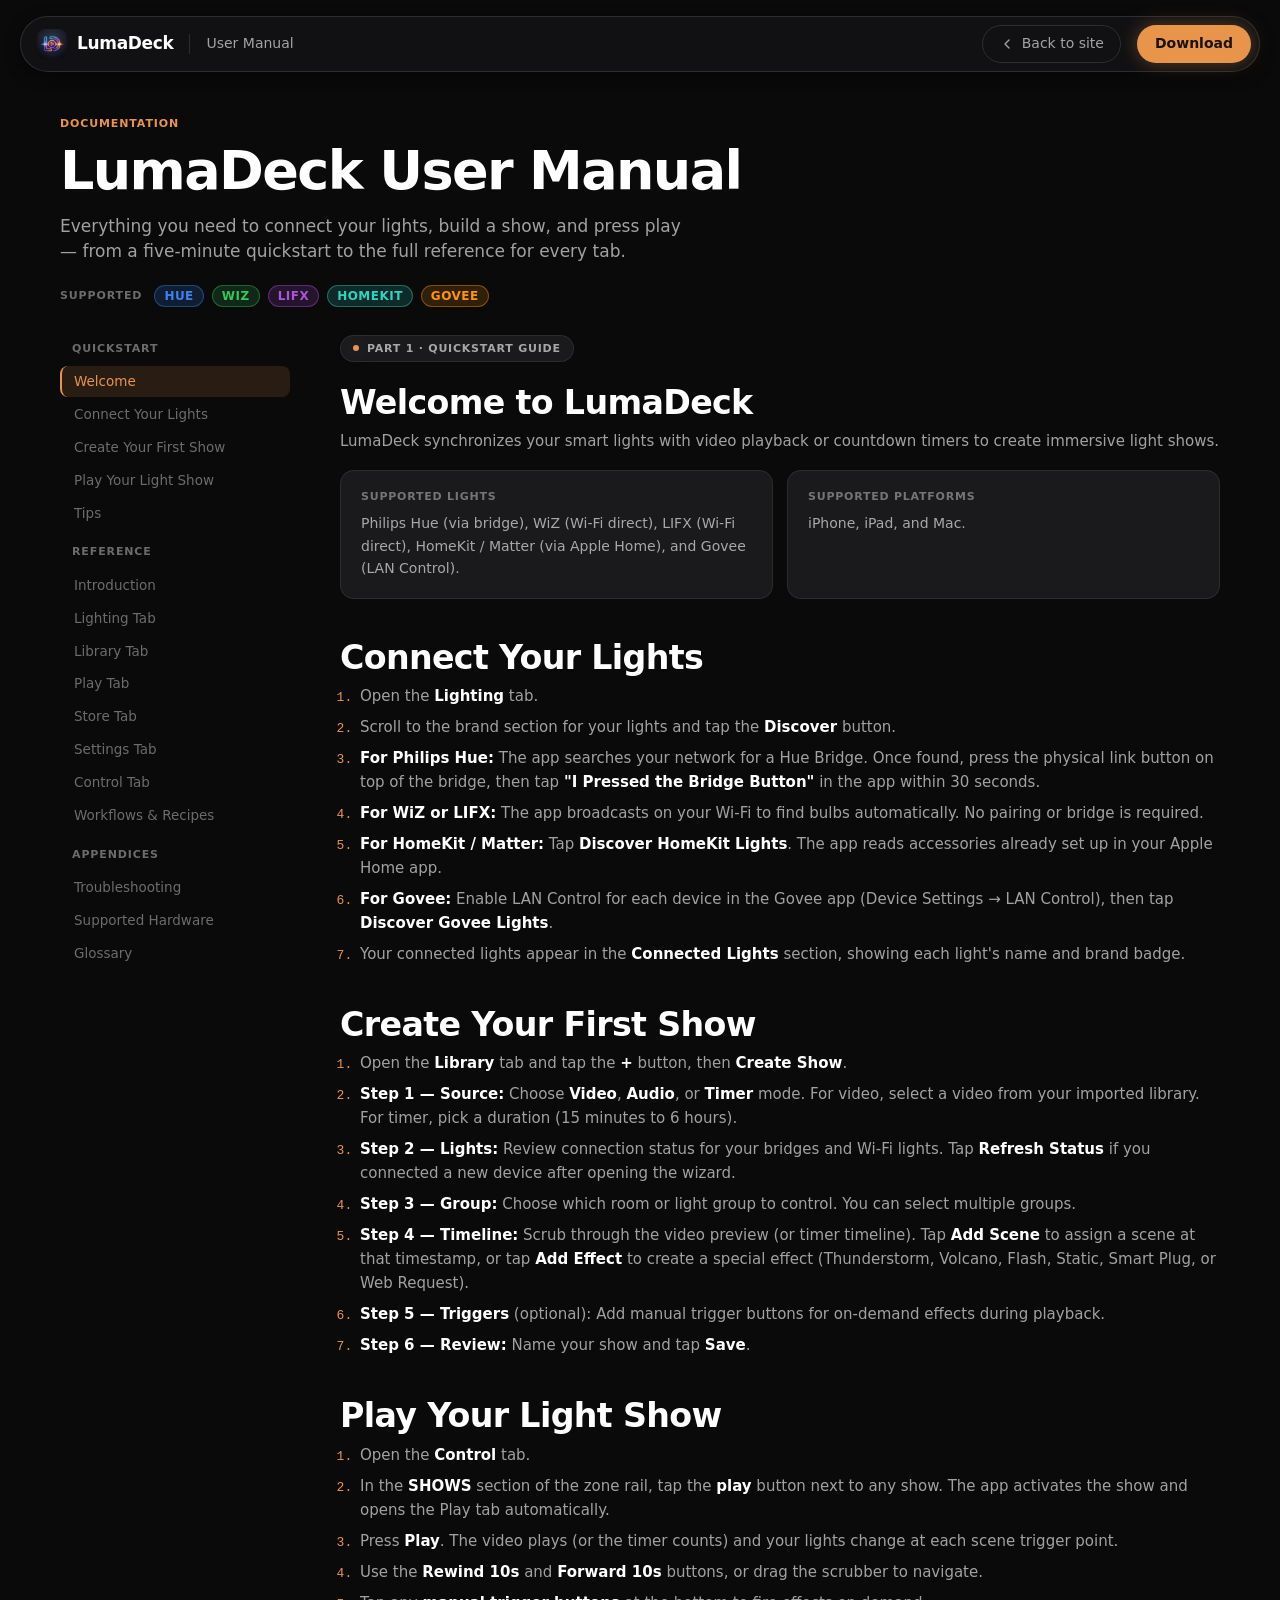
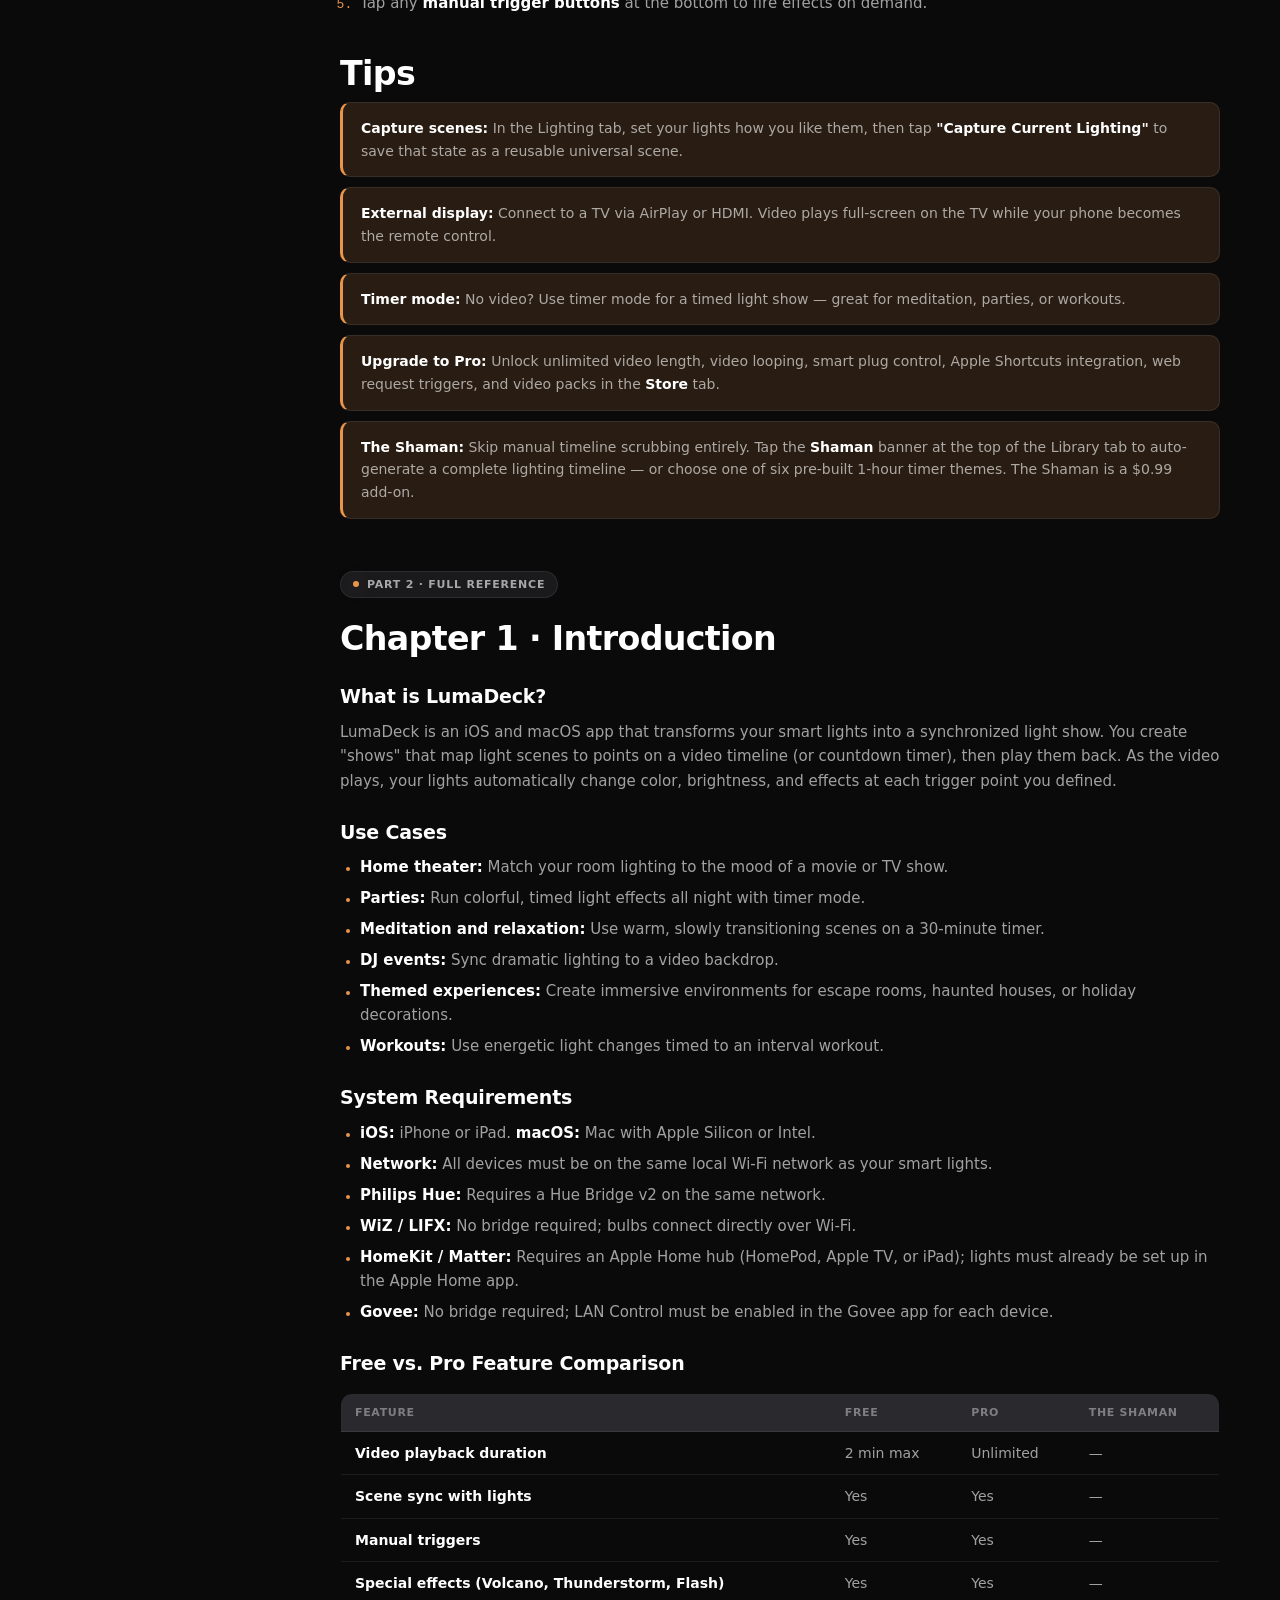
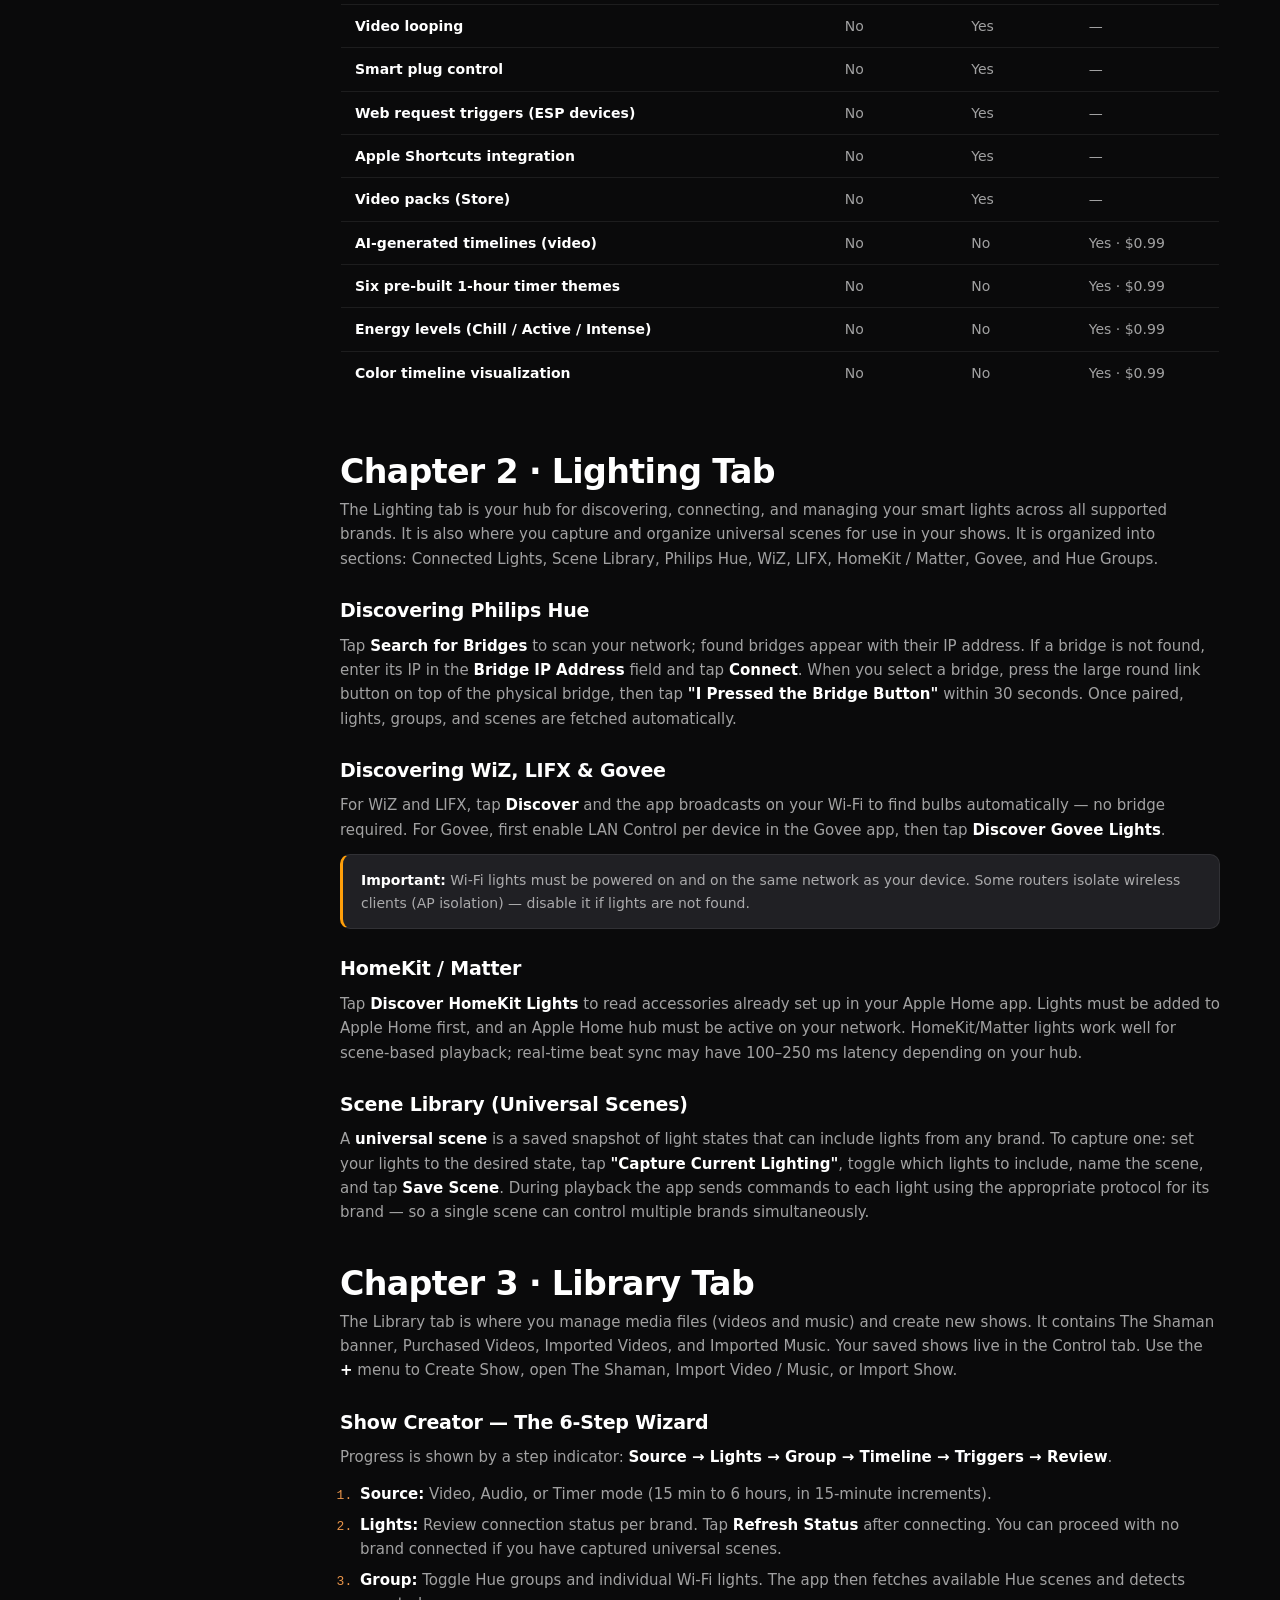
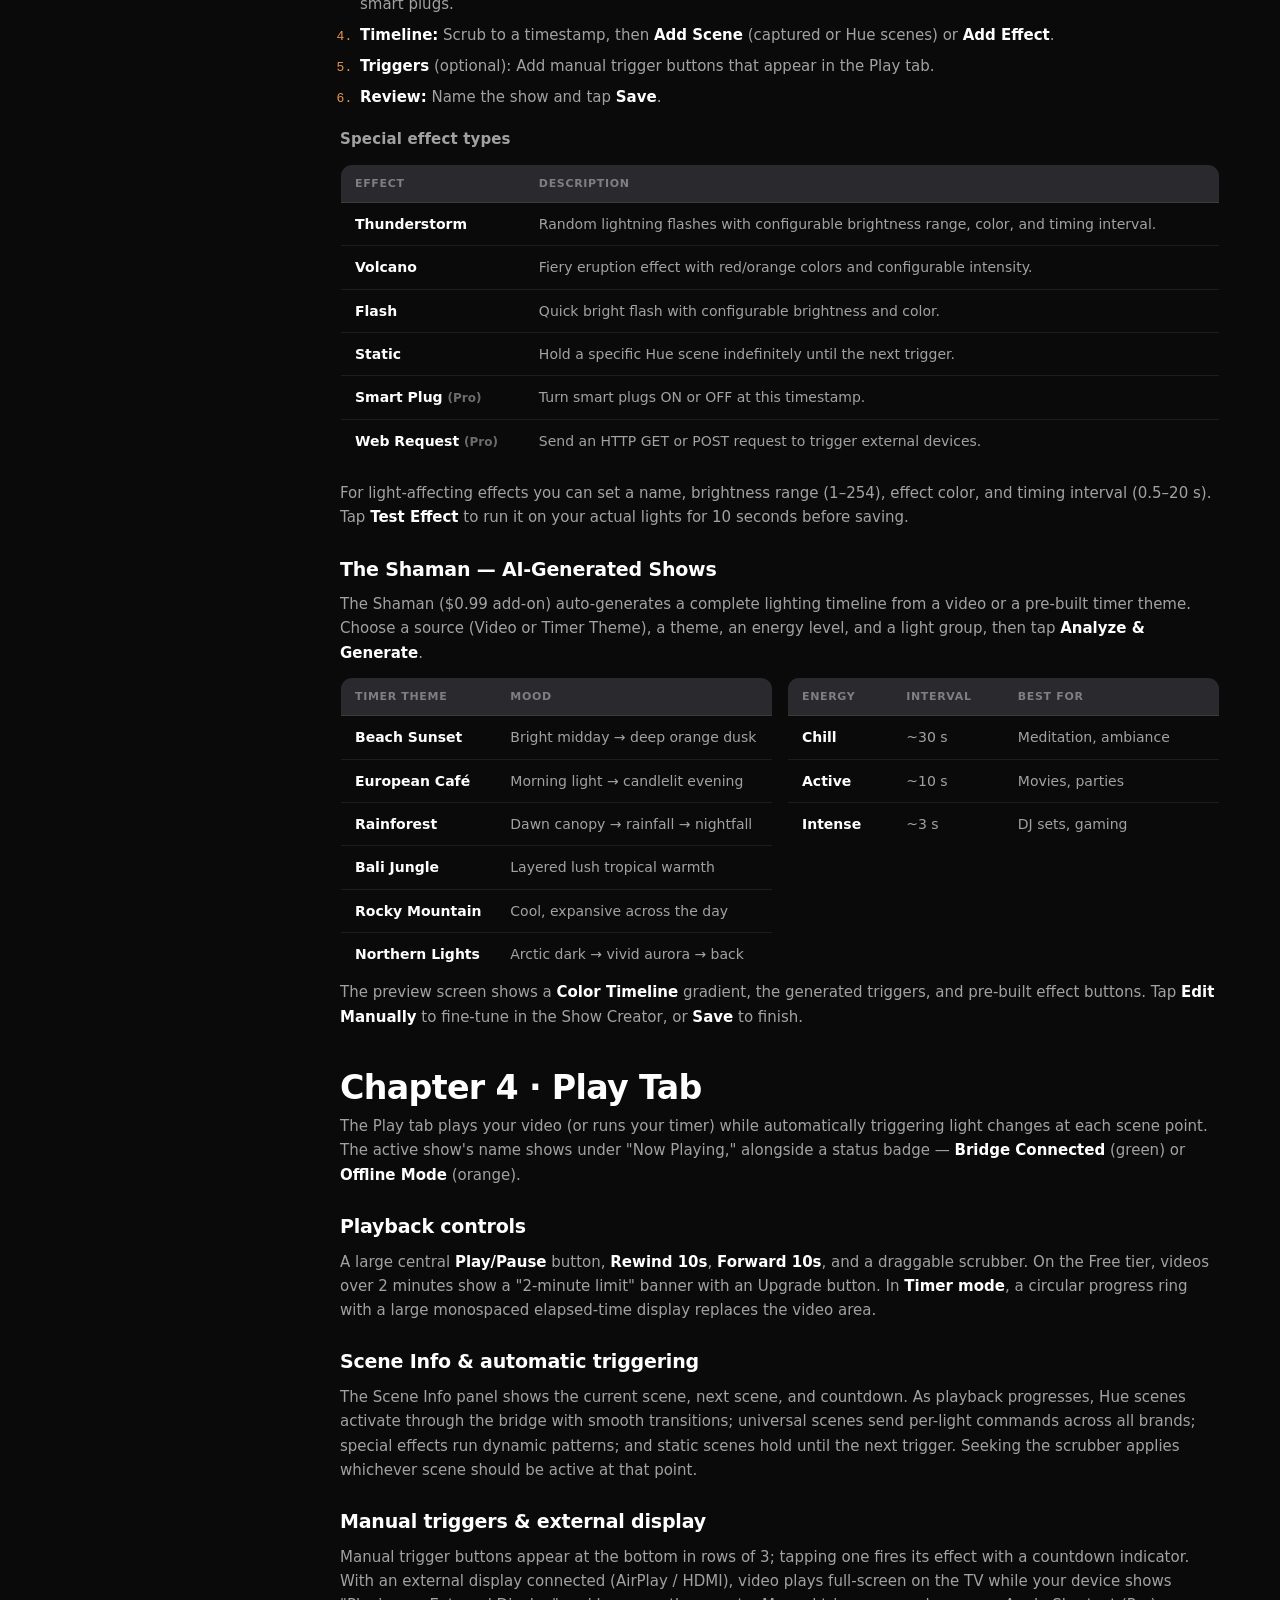
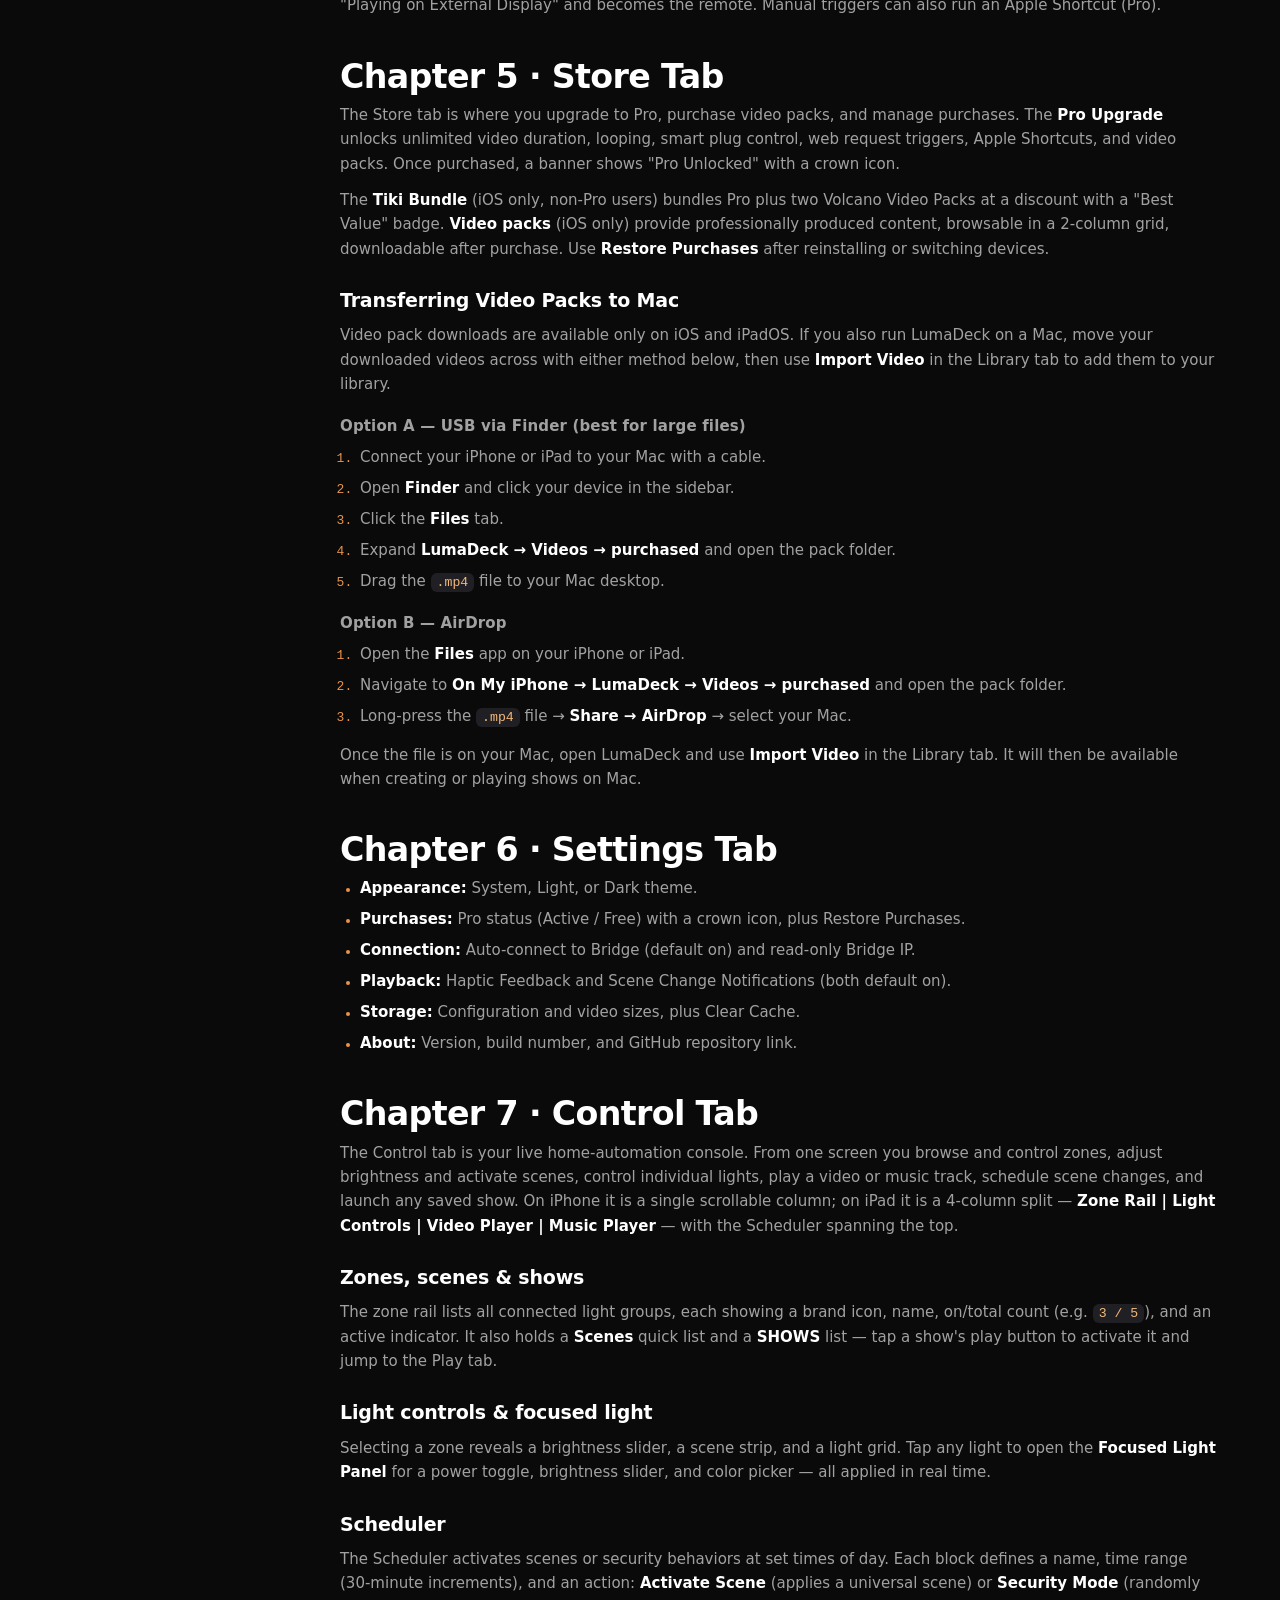
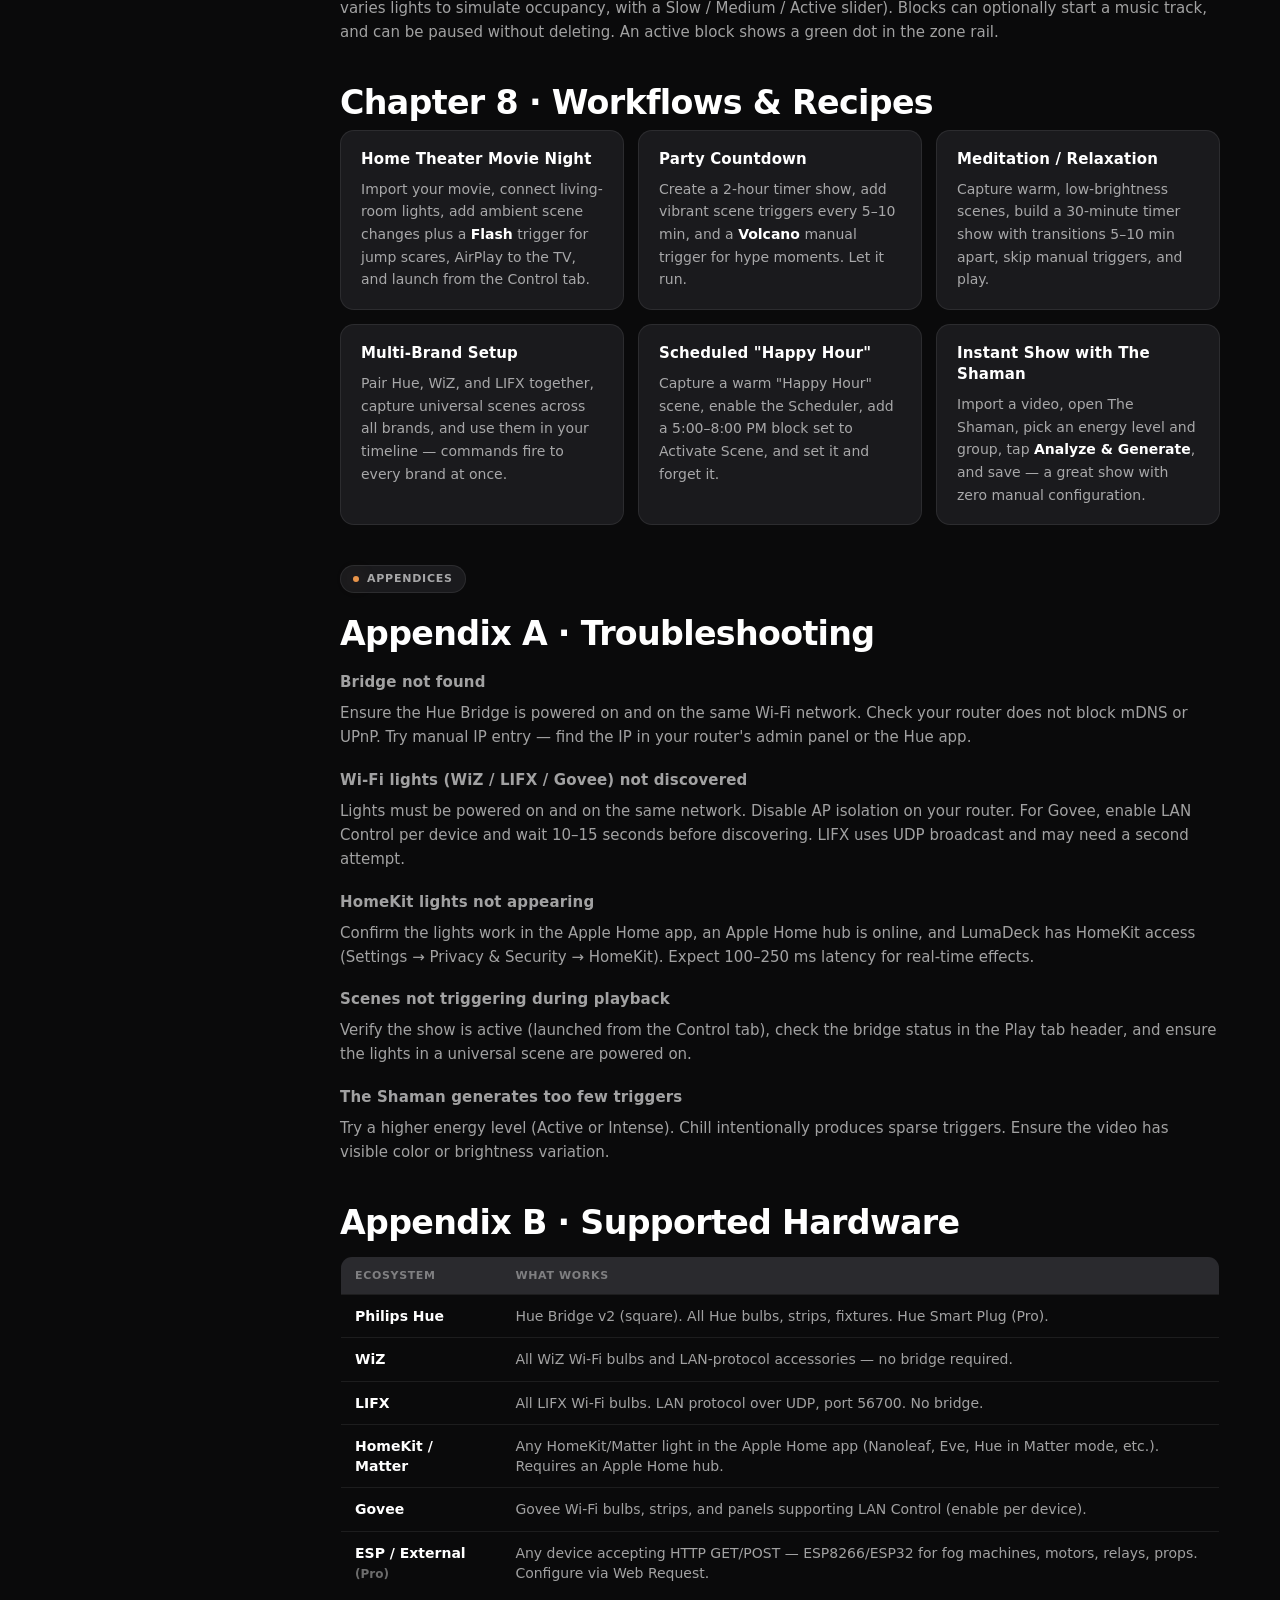
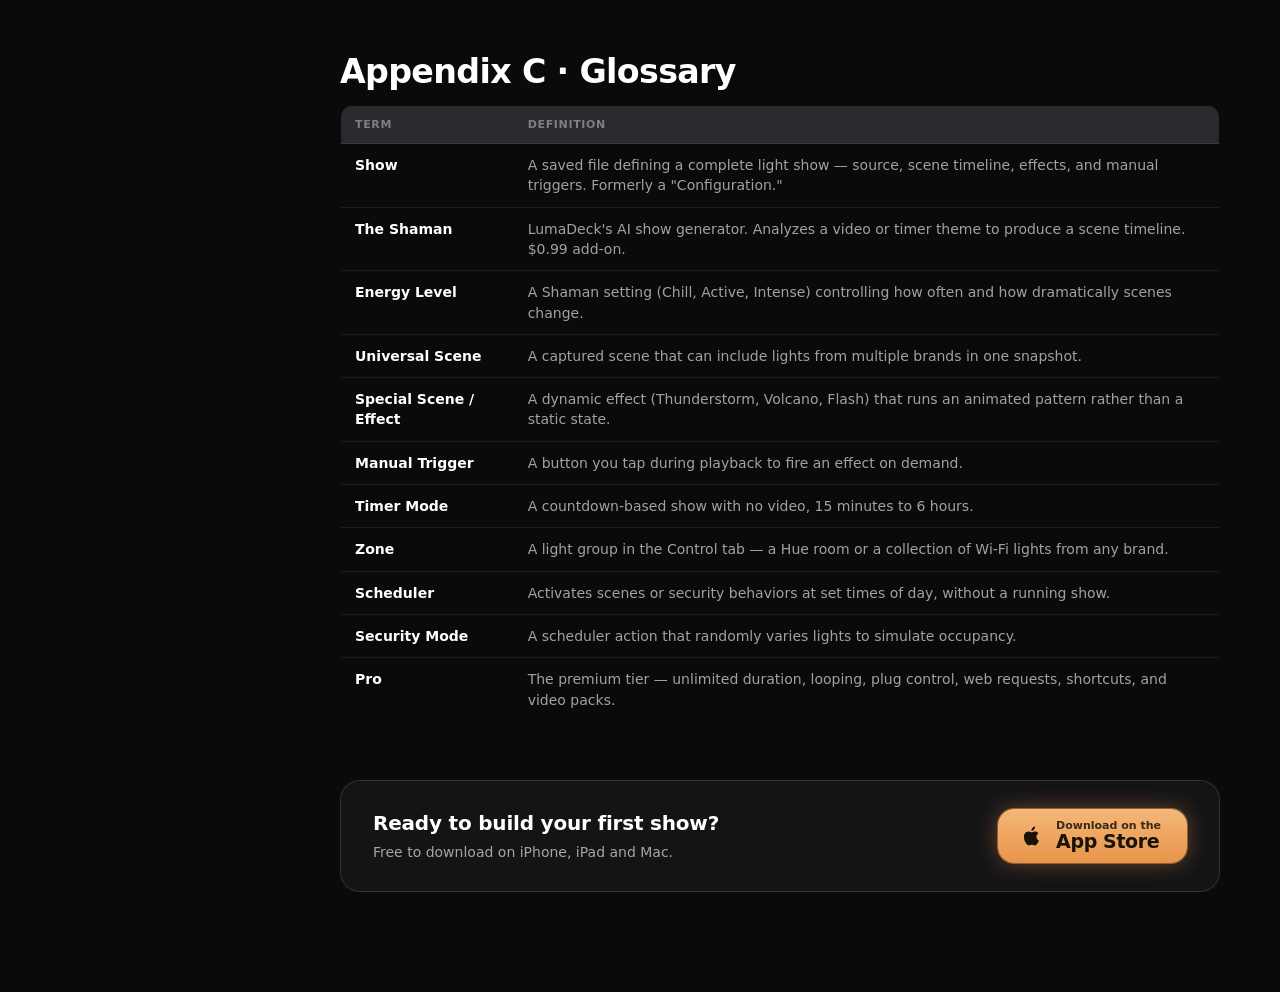
<file: public/manual.html>
<!DOCTYPE html>
<html lang="en">
<head>
<meta charset="utf-8">
<meta name="viewport" content="width=device-width, initial-scale=1">
<title>LumaDeck User Manual — Connect, Build &amp; Play Your Light Shows</title>
<meta name="description" content="The complete LumaDeck user manual: a five-minute quickstart plus the full reference for every tab — connect your lights, build a show, and press play.">
<link rel="icon" href="assets/img/lumadeck-icon.png">
<link rel="apple-touch-icon" href="assets/img/lumadeck-icon.png">
<link rel="stylesheet" href="assets/css/theme.css">
<link rel="stylesheet" href="assets/css/site.css">
<style>
  html { scroll-behavior: smooth; }
  body { background: var(--bg-app); }

  .ld-doc h2 { font-size: clamp(24px,2.6vw,34px); line-height: 1.12; letter-spacing: -0.02em; font-weight: 700; margin: 0 0 8px; }
  .ld-doc h3 { font-size: 19px; font-weight: 650; letter-spacing: -0.01em; margin: 26px 0 10px; color: var(--text-primary); }
  .ld-doc h4 { font-size: 15px; font-weight: 600; letter-spacing: 0.01em; margin: 20px 0 8px; color: var(--text-secondary); }
  .ld-doc p { font-size: 15px; line-height: 1.62; color: var(--text-secondary); margin: 0 0 12px; }
  .ld-doc ol, .ld-doc ul { margin: 0 0 14px; padding-left: 20px; }
  .ld-doc li { font-size: 15px; line-height: 1.6; color: var(--text-secondary); margin: 0 0 7px; }
  .ld-doc li::marker { color: var(--accent); font-family: var(--font-mono); font-size: 13px; }
  .ld-doc strong { color: var(--text-primary); font-weight: 600; }
  .ld-doc code { font-family: var(--font-mono); font-size: 0.88em; background: var(--surface-inset); padding: 2px 6px; border-radius: 6px; color: var(--amber-300); }

  .ld-tbl { width: 100%; border-collapse: collapse; margin: 6px 0 18px; font-size: 14px; border: 1px solid var(--border-subtle); border-radius: 12px; overflow: hidden; }
  .ld-tbl th { text-align: left; font-size: 11px; font-weight: 600; letter-spacing: 0.06em; text-transform: uppercase; color: var(--text-tertiary); padding: 11px 14px; background: var(--surface-segment); border-bottom: 1px solid var(--border-subtle); }
  .ld-tbl td { padding: 11px 14px; color: var(--text-secondary); line-height: 1.45; border-bottom: 1px solid var(--border-subtle); vertical-align: top; }
  .ld-tbl tr:last-child td { border-bottom: none; }
  .ld-tbl td:first-child { color: var(--text-primary); font-weight: 550; }
  .tbl-scroll { overflow-x: auto; }

  .ld-toc-link { display: block; padding: 6px 12px; border-radius: 8px; font-size: 13.5px; color: var(--text-tertiary); border-left: 2px solid transparent; transition: color var(--duration-fast) var(--ease-standard), background var(--duration-fast) var(--ease-standard); }
  .ld-toc-link:hover { color: var(--text-secondary); background: var(--surface-card); }
  .ld-toc-link.active { color: var(--accent); border-left-color: var(--accent); background: var(--amber-tint); }
  .toc-group { font-size: 11px; font-weight: 600; letter-spacing: 0.08em; text-transform: uppercase; color: var(--text-tertiary); padding: 6px 12px 8px; }

  .part-badge { display: inline-flex; align-items: center; gap: 8px; padding: 5px 12px; border-radius: 999px; background: var(--surface-card); border: 1px solid var(--border-subtle); margin-bottom: 22px; }
  .part-badge .dot { width: 6px; height: 6px; border-radius: 50%; background: var(--accent); box-shadow: var(--glow-amber-soft); }
  .part-badge span.txt { font-size: 11px; font-weight: 600; letter-spacing: 0.07em; text-transform: uppercase; color: var(--text-secondary); }

  .tip { padding: 14px 18px; background: var(--amber-tint); border: 1px solid var(--border-subtle); border-left: 3px solid var(--accent); border-radius: 10px; }
  .tip p { margin: 0; color: var(--text-secondary); font-size: 14px; }
  .note-warn { padding: 14px 18px; background: var(--surface-inset); border: 1px solid var(--border-subtle); border-left: 3px solid var(--warning); border-radius: 10px; margin: 8px 0 14px; }
  .note-warn p { margin: 0; color: var(--text-secondary); font-size: 14px; }
  .card-lite { padding: 18px 20px; background: var(--surface-card); border: 1px solid var(--border-subtle); border-radius: 14px; }
  .card-lite .k { font-size: 11px; font-weight: 600; letter-spacing: 0.07em; text-transform: uppercase; color: var(--text-tertiary); margin-bottom: 8px; }
  .card-lite p { margin: 0; font-size: 14px; }
  .card-lite h4 { margin: 0 0 8px; color: var(--text-primary); }

  .title-band { max-width: 1240px; margin: 0 auto; padding: 28px 40px 8px; }
  .title-band h1 { font-size: clamp(34px,4.4vw,54px); line-height: 1.04; letter-spacing: -0.03em; font-weight: 700; margin: 0 0 14px; }
  .title-band .lead { font-size: 17px; line-height: 1.5; color: var(--text-secondary); max-width: 640px; margin: 0; }

  .doc-grid { max-width: 1240px; margin: 0 auto; padding: 20px 40px 100px; display: grid; grid-template-columns: 236px 1fr; gap: 44px; align-items: start; }
  nav.toc { position: sticky; top: 92px; align-self: start; max-height: calc(100vh - 112px); overflow-y: auto; padding-right: 6px; display: grid; gap: 2px; }
  section[id] { scroll-margin-top: 100px; margin-bottom: 40px; }

  .doc-cta { margin-top: 40px; padding: 28px 32px; background: var(--surface-panel); border: 1px solid var(--border-default); border-radius: 20px; display: flex; flex-wrap: wrap; gap: 20px; align-items: center; justify-content: space-between; }
  .doc-cta h3 { margin: 0 0 4px; font-size: 20px; color: var(--text-primary); }
  .doc-cta p { margin: 0; font-size: 14px; }

  @media (max-width: 860px) {
    .doc-grid { grid-template-columns: 1fr; padding: 16px 20px 72px; gap: 0; }
    nav.toc { display: none; }
    .title-band { padding: 20px 20px 8px; }
  }
</style>
</head>
<body>
<div style="min-height:100vh; background:var(--bg-app);">

  <!-- HEADER -->
  <header class="ld-header scrimmed">
    <div class="ld-header-inner">
      <a class="ld-brand" href="index.html">
        <img src="assets/img/lumadeck-icon.png" alt="LumaDeck">
        <span>LumaDeck</span>
      </a>
      <span class="ld-divider"></span>
      <span class="ld-header-label">User Manual</span>
      <div class="ld-spacer"></div>
      <a class="ld-backlink" href="index.html">
        <svg width="16" height="16" viewBox="0 0 24 24" fill="none" stroke="currentColor" stroke-width="2" stroke-linecap="round" stroke-linejoin="round" aria-hidden="true"><polyline points="15 18 9 12 15 6"/></svg>
        Back to site
      </a>
      <a class="ld-download" href="https://apps.apple.com/us/app/lumadeck-immersive-light-sync/id6758977004" target="_blank" rel="noopener">Download</a>
    </div>
  </header>

  <!-- TITLE BAND -->
  <div class="title-band">
    <div class="ld-eyebrow accent" style="margin-bottom:12px;">Documentation</div>
    <h1>LumaDeck User Manual</h1>
    <p class="lead">Everything you need to connect your lights, build a show, and press play — from a five-minute quickstart to the full reference for every tab.</p>
    <div style="display:flex; flex-wrap:wrap; gap:8px; align-items:center; margin-top:20px;">
      <span class="ld-eyebrow" style="margin-right:4px;">Supported</span>
      <span class="ld-badge hue">Hue</span>
      <span class="ld-badge wiz">WiZ</span>
      <span class="ld-badge lifx">LIFX</span>
      <span class="ld-badge homekit">HomeKit</span>
      <span class="ld-badge govee">Govee</span>
    </div>
  </div>

  <!-- BODY GRID -->
  <div class="doc-grid">

    <!-- SIDEBAR TOC -->
    <nav class="toc" aria-label="Table of contents">
      <div class="toc-group">Quickstart</div>
      <a class="ld-toc-link" href="#welcome">Welcome</a>
      <a class="ld-toc-link" href="#connect">Connect Your Lights</a>
      <a class="ld-toc-link" href="#first-show">Create Your First Show</a>
      <a class="ld-toc-link" href="#play">Play Your Light Show</a>
      <a class="ld-toc-link" href="#tips">Tips</a>
      <div class="toc-group" style="padding-top:14px;">Reference</div>
      <a class="ld-toc-link" href="#intro">Introduction</a>
      <a class="ld-toc-link" href="#lighting">Lighting Tab</a>
      <a class="ld-toc-link" href="#library">Library Tab</a>
      <a class="ld-toc-link" href="#play-tab">Play Tab</a>
      <a class="ld-toc-link" href="#store">Store Tab</a>
      <a class="ld-toc-link" href="#settings">Settings Tab</a>
      <a class="ld-toc-link" href="#control">Control Tab</a>
      <a class="ld-toc-link" href="#workflows">Workflows &amp; Recipes</a>
      <div class="toc-group" style="padding-top:14px;">Appendices</div>
      <a class="ld-toc-link" href="#trouble">Troubleshooting</a>
      <a class="ld-toc-link" href="#hardware">Supported Hardware</a>
      <a class="ld-toc-link" href="#glossary">Glossary</a>
    </nav>

    <!-- CONTENT -->
    <div class="ld-doc" style="min-width:0;">

      <div class="part-badge"><span class="dot"></span><span class="txt">Part 1 · Quickstart Guide</span></div>

      <section id="welcome">
        <h2>Welcome to LumaDeck</h2>
        <p>LumaDeck synchronizes your smart lights with video playback or countdown timers to create immersive light shows.</p>
        <div style="display:grid; grid-template-columns:repeat(auto-fit,minmax(240px,1fr)); gap:14px; margin-top:16px;">
          <div class="card-lite">
            <div class="k">Supported Lights</div>
            <p>Philips Hue (via bridge), WiZ (Wi-Fi direct), LIFX (Wi-Fi direct), HomeKit / Matter (via Apple Home), and Govee (LAN Control).</p>
          </div>
          <div class="card-lite">
            <div class="k">Supported Platforms</div>
            <p>iPhone, iPad, and Mac.</p>
          </div>
        </div>
      </section>

      <section id="connect">
        <h2>Connect Your Lights</h2>
        <ol>
          <li>Open the <strong>Lighting</strong> tab.</li>
          <li>Scroll to the brand section for your lights and tap the <strong>Discover</strong> button.</li>
          <li><strong>For Philips Hue:</strong> The app searches your network for a Hue Bridge. Once found, press the physical link button on top of the bridge, then tap <strong>"I Pressed the Bridge Button"</strong> in the app within 30 seconds.</li>
          <li><strong>For WiZ or LIFX:</strong> The app broadcasts on your Wi-Fi to find bulbs automatically. No pairing or bridge is required.</li>
          <li><strong>For HomeKit / Matter:</strong> Tap <strong>Discover HomeKit Lights</strong>. The app reads accessories already set up in your Apple Home app.</li>
          <li><strong>For Govee:</strong> Enable LAN Control for each device in the Govee app (Device Settings → LAN Control), then tap <strong>Discover Govee Lights</strong>.</li>
          <li>Your connected lights appear in the <strong>Connected Lights</strong> section, showing each light's name and brand badge.</li>
        </ol>
      </section>

      <section id="first-show">
        <h2>Create Your First Show</h2>
        <ol>
          <li>Open the <strong>Library</strong> tab and tap the <strong>+</strong> button, then <strong>Create Show</strong>.</li>
          <li><strong>Step 1 — Source:</strong> Choose <strong>Video</strong>, <strong>Audio</strong>, or <strong>Timer</strong> mode. For video, select a video from your imported library. For timer, pick a duration (15 minutes to 6 hours).</li>
          <li><strong>Step 2 — Lights:</strong> Review connection status for your bridges and Wi-Fi lights. Tap <strong>Refresh Status</strong> if you connected a new device after opening the wizard.</li>
          <li><strong>Step 3 — Group:</strong> Choose which room or light group to control. You can select multiple groups.</li>
          <li><strong>Step 4 — Timeline:</strong> Scrub through the video preview (or timer timeline). Tap <strong>Add Scene</strong> to assign a scene at that timestamp, or tap <strong>Add Effect</strong> to create a special effect (Thunderstorm, Volcano, Flash, Static, Smart Plug, or Web Request).</li>
          <li><strong>Step 5 — Triggers</strong> (optional): Add manual trigger buttons for on-demand effects during playback.</li>
          <li><strong>Step 6 — Review:</strong> Name your show and tap <strong>Save</strong>.</li>
        </ol>
      </section>

      <section id="play">
        <h2>Play Your Light Show</h2>
        <ol>
          <li>Open the <strong>Control</strong> tab.</li>
          <li>In the <strong>SHOWS</strong> section of the zone rail, tap the <strong>play</strong> button next to any show. The app activates the show and opens the Play tab automatically.</li>
          <li>Press <strong>Play</strong>. The video plays (or the timer counts) and your lights change at each scene trigger point.</li>
          <li>Use the <strong>Rewind 10s</strong> and <strong>Forward 10s</strong> buttons, or drag the scrubber to navigate.</li>
          <li>Tap any <strong>manual trigger buttons</strong> at the bottom to fire effects on demand.</li>
        </ol>
      </section>

      <section id="tips" style="margin-bottom:52px;">
        <h2>Tips</h2>
        <div style="display:grid; gap:10px; margin-top:10px;">
          <div class="tip"><p><strong>Capture scenes:</strong> In the Lighting tab, set your lights how you like them, then tap <strong>"Capture Current Lighting"</strong> to save that state as a reusable universal scene.</p></div>
          <div class="tip"><p><strong>External display:</strong> Connect to a TV via AirPlay or HDMI. Video plays full-screen on the TV while your phone becomes the remote control.</p></div>
          <div class="tip"><p><strong>Timer mode:</strong> No video? Use timer mode for a timed light show — great for meditation, parties, or workouts.</p></div>
          <div class="tip"><p><strong>Upgrade to Pro:</strong> Unlock unlimited video length, video looping, smart plug control, Apple Shortcuts integration, web request triggers, and video packs in the <strong>Store</strong> tab.</p></div>
          <div class="tip"><p><strong>The Shaman:</strong> Skip manual timeline scrubbing entirely. Tap the <strong>Shaman</strong> banner at the top of the Library tab to auto-generate a complete lighting timeline — or choose one of six pre-built 1-hour timer themes. The Shaman is a $0.99 add-on.</p></div>
        </div>
      </section>

      <div class="part-badge"><span class="dot"></span><span class="txt">Part 2 · Full Reference</span></div>

      <section id="intro">
        <h2>Chapter 1 · Introduction</h2>
        <h3>What is LumaDeck?</h3>
        <p>LumaDeck is an iOS and macOS app that transforms your smart lights into a synchronized light show. You create "shows" that map light scenes to points on a video timeline (or countdown timer), then play them back. As the video plays, your lights automatically change color, brightness, and effects at each trigger point you defined.</p>
        <h3>Use Cases</h3>
        <ul>
          <li><strong>Home theater:</strong> Match your room lighting to the mood of a movie or TV show.</li>
          <li><strong>Parties:</strong> Run colorful, timed light effects all night with timer mode.</li>
          <li><strong>Meditation and relaxation:</strong> Use warm, slowly transitioning scenes on a 30-minute timer.</li>
          <li><strong>DJ events:</strong> Sync dramatic lighting to a video backdrop.</li>
          <li><strong>Themed experiences:</strong> Create immersive environments for escape rooms, haunted houses, or holiday decorations.</li>
          <li><strong>Workouts:</strong> Use energetic light changes timed to an interval workout.</li>
        </ul>
        <h3>System Requirements</h3>
        <ul>
          <li><strong>iOS:</strong> iPhone or iPad. <strong>macOS:</strong> Mac with Apple Silicon or Intel.</li>
          <li><strong>Network:</strong> All devices must be on the same local Wi-Fi network as your smart lights.</li>
          <li><strong>Philips Hue:</strong> Requires a Hue Bridge v2 on the same network.</li>
          <li><strong>WiZ / LIFX:</strong> No bridge required; bulbs connect directly over Wi-Fi.</li>
          <li><strong>HomeKit / Matter:</strong> Requires an Apple Home hub (HomePod, Apple TV, or iPad); lights must already be set up in the Apple Home app.</li>
          <li><strong>Govee:</strong> No bridge required; LAN Control must be enabled in the Govee app for each device.</li>
        </ul>
        <h3>Free vs. Pro Feature Comparison</h3>
        <div class="tbl-scroll">
          <table class="ld-tbl">
            <thead><tr><th>Feature</th><th>Free</th><th>Pro</th><th>The Shaman</th></tr></thead>
            <tbody>
              <tr><td>Video playback duration</td><td>2 min max</td><td>Unlimited</td><td>—</td></tr>
              <tr><td>Scene sync with lights</td><td>Yes</td><td>Yes</td><td>—</td></tr>
              <tr><td>Manual triggers</td><td>Yes</td><td>Yes</td><td>—</td></tr>
              <tr><td>Special effects (Volcano, Thunderstorm, Flash)</td><td>Yes</td><td>Yes</td><td>—</td></tr>
              <tr><td>Video looping</td><td>No</td><td>Yes</td><td>—</td></tr>
              <tr><td>Smart plug control</td><td>No</td><td>Yes</td><td>—</td></tr>
              <tr><td>Web request triggers (ESP devices)</td><td>No</td><td>Yes</td><td>—</td></tr>
              <tr><td>Apple Shortcuts integration</td><td>No</td><td>Yes</td><td>—</td></tr>
              <tr><td>Video packs (Store)</td><td>No</td><td>Yes</td><td>—</td></tr>
              <tr><td>AI-generated timelines (video)</td><td>No</td><td>No</td><td>Yes · $0.99</td></tr>
              <tr><td>Six pre-built 1-hour timer themes</td><td>No</td><td>No</td><td>Yes · $0.99</td></tr>
              <tr><td>Energy levels (Chill / Active / Intense)</td><td>No</td><td>No</td><td>Yes · $0.99</td></tr>
              <tr><td>Color timeline visualization</td><td>No</td><td>No</td><td>Yes · $0.99</td></tr>
            </tbody>
          </table>
        </div>
      </section>

      <section id="lighting">
        <h2>Chapter 2 · Lighting Tab</h2>
        <p>The Lighting tab is your hub for discovering, connecting, and managing your smart lights across all supported brands. It is also where you capture and organize universal scenes for use in your shows. It is organized into sections: Connected Lights, Scene Library, Philips Hue, WiZ, LIFX, HomeKit / Matter, Govee, and Hue Groups.</p>
        <h3>Discovering Philips Hue</h3>
        <p>Tap <strong>Search for Bridges</strong> to scan your network; found bridges appear with their IP address. If a bridge is not found, enter its IP in the <strong>Bridge IP Address</strong> field and tap <strong>Connect</strong>. When you select a bridge, press the large round link button on top of the physical bridge, then tap <strong>"I Pressed the Bridge Button"</strong> within 30 seconds. Once paired, lights, groups, and scenes are fetched automatically.</p>
        <h3>Discovering WiZ, LIFX &amp; Govee</h3>
        <p>For WiZ and LIFX, tap <strong>Discover</strong> and the app broadcasts on your Wi-Fi to find bulbs automatically — no bridge required. For Govee, first enable LAN Control per device in the Govee app, then tap <strong>Discover Govee Lights</strong>.</p>
        <div class="note-warn"><p><strong>Important:</strong> Wi-Fi lights must be powered on and on the same network as your device. Some routers isolate wireless clients (AP isolation) — disable it if lights are not found.</p></div>
        <h3>HomeKit / Matter</h3>
        <p>Tap <strong>Discover HomeKit Lights</strong> to read accessories already set up in your Apple Home app. Lights must be added to Apple Home first, and an Apple Home hub must be active on your network. HomeKit/Matter lights work well for scene-based playback; real-time beat sync may have 100–250&nbsp;ms latency depending on your hub.</p>
        <h3>Scene Library (Universal Scenes)</h3>
        <p>A <strong>universal scene</strong> is a saved snapshot of light states that can include lights from any brand. To capture one: set your lights to the desired state, tap <strong>"Capture Current Lighting"</strong>, toggle which lights to include, name the scene, and tap <strong>Save Scene</strong>. During playback the app sends commands to each light using the appropriate protocol for its brand — so a single scene can control multiple brands simultaneously.</p>
      </section>

      <section id="library">
        <h2>Chapter 3 · Library Tab</h2>
        <p>The Library tab is where you manage media files (videos and music) and create new shows. It contains The Shaman banner, Purchased Videos, Imported Videos, and Imported Music. Your saved shows live in the Control tab. Use the <strong>+</strong> menu to Create Show, open The Shaman, Import Video / Music, or Import Show.</p>
        <h3>Show Creator — The 6-Step Wizard</h3>
        <p>Progress is shown by a step indicator: <strong>Source → Lights → Group → Timeline → Triggers → Review</strong>.</p>
        <ol>
          <li><strong>Source:</strong> Video, Audio, or Timer mode (15 min to 6 hours, in 15-minute increments).</li>
          <li><strong>Lights:</strong> Review connection status per brand. Tap <strong>Refresh Status</strong> after connecting. You can proceed with no brand connected if you have captured universal scenes.</li>
          <li><strong>Group:</strong> Toggle Hue groups and individual Wi-Fi lights. The app then fetches available Hue scenes and detects smart plugs.</li>
          <li><strong>Timeline:</strong> Scrub to a timestamp, then <strong>Add Scene</strong> (captured or Hue scenes) or <strong>Add Effect</strong>.</li>
          <li><strong>Triggers</strong> (optional): Add manual trigger buttons that appear in the Play tab.</li>
          <li><strong>Review:</strong> Name the show and tap <strong>Save</strong>.</li>
        </ol>
        <h4>Special effect types</h4>
        <div class="tbl-scroll">
          <table class="ld-tbl">
            <thead><tr><th>Effect</th><th>Description</th></tr></thead>
            <tbody>
              <tr><td>Thunderstorm</td><td>Random lightning flashes with configurable brightness range, color, and timing interval.</td></tr>
              <tr><td>Volcano</td><td>Fiery eruption effect with red/orange colors and configurable intensity.</td></tr>
              <tr><td>Flash</td><td>Quick bright flash with configurable brightness and color.</td></tr>
              <tr><td>Static</td><td>Hold a specific Hue scene indefinitely until the next trigger.</td></tr>
              <tr><td>Smart Plug <span style="color:var(--text-tertiary); font-size:12px;">(Pro)</span></td><td>Turn smart plugs ON or OFF at this timestamp.</td></tr>
              <tr><td>Web Request <span style="color:var(--text-tertiary); font-size:12px;">(Pro)</span></td><td>Send an HTTP GET or POST request to trigger external devices.</td></tr>
            </tbody>
          </table>
        </div>
        <p>For light-affecting effects you can set a name, brightness range (1–254), effect color, and timing interval (0.5–20&nbsp;s). Tap <strong>Test Effect</strong> to run it on your actual lights for 10 seconds before saving.</p>
        <h3>The Shaman — AI-Generated Shows</h3>
        <p>The Shaman ($0.99 add-on) auto-generates a complete lighting timeline from a video or a pre-built timer theme. Choose a source (Video or Timer Theme), a theme, an energy level, and a light group, then tap <strong>Analyze &amp; Generate</strong>.</p>
        <div style="display:grid; grid-template-columns:repeat(auto-fit,minmax(260px,1fr)); gap:14px; margin:10px 0 4px;">
          <div class="tbl-scroll"><table class="ld-tbl" style="margin:0;">
            <thead><tr><th>Timer Theme</th><th>Mood</th></tr></thead>
            <tbody>
              <tr><td>Beach Sunset</td><td>Bright midday → deep orange dusk</td></tr>
              <tr><td>European Café</td><td>Morning light → candlelit evening</td></tr>
              <tr><td>Rainforest</td><td>Dawn canopy → rainfall → nightfall</td></tr>
              <tr><td>Bali Jungle</td><td>Layered lush tropical warmth</td></tr>
              <tr><td>Rocky Mountain</td><td>Cool, expansive across the day</td></tr>
              <tr><td>Northern Lights</td><td>Arctic dark → vivid aurora → back</td></tr>
            </tbody>
          </table></div>
          <div class="tbl-scroll"><table class="ld-tbl" style="margin:0;">
            <thead><tr><th>Energy</th><th>Interval</th><th>Best for</th></tr></thead>
            <tbody>
              <tr><td>Chill</td><td>~30&nbsp;s</td><td>Meditation, ambiance</td></tr>
              <tr><td>Active</td><td>~10&nbsp;s</td><td>Movies, parties</td></tr>
              <tr><td>Intense</td><td>~3&nbsp;s</td><td>DJ sets, gaming</td></tr>
            </tbody>
          </table></div>
        </div>
        <p>The preview screen shows a <strong>Color Timeline</strong> gradient, the generated triggers, and pre-built effect buttons. Tap <strong>Edit Manually</strong> to fine-tune in the Show Creator, or <strong>Save</strong> to finish.</p>
      </section>

      <section id="play-tab">
        <h2>Chapter 4 · Play Tab</h2>
        <p>The Play tab plays your video (or runs your timer) while automatically triggering light changes at each scene point. The active show's name shows under "Now Playing," alongside a status badge — <strong>Bridge Connected</strong> (green) or <strong>Offline Mode</strong> (orange).</p>
        <h3>Playback controls</h3>
        <p>A large central <strong>Play/Pause</strong> button, <strong>Rewind 10s</strong>, <strong>Forward 10s</strong>, and a draggable scrubber. On the Free tier, videos over 2 minutes show a "2-minute limit" banner with an Upgrade button. In <strong>Timer mode</strong>, a circular progress ring with a large monospaced elapsed-time display replaces the video area.</p>
        <h3>Scene Info &amp; automatic triggering</h3>
        <p>The Scene Info panel shows the current scene, next scene, and countdown. As playback progresses, Hue scenes activate through the bridge with smooth transitions; universal scenes send per-light commands across all brands; special effects run dynamic patterns; and static scenes hold until the next trigger. Seeking the scrubber applies whichever scene should be active at that point.</p>
        <h3>Manual triggers &amp; external display</h3>
        <p>Manual trigger buttons appear at the bottom in rows of 3; tapping one fires its effect with a countdown indicator. With an external display connected (AirPlay / HDMI), video plays full-screen on the TV while your device shows "Playing on External Display" and becomes the remote. Manual triggers can also run an Apple Shortcut (Pro).</p>
      </section>

      <section id="store">
        <h2>Chapter 5 · Store Tab</h2>
        <p>The Store tab is where you upgrade to Pro, purchase video packs, and manage purchases. The <strong>Pro Upgrade</strong> unlocks unlimited video duration, looping, smart plug control, web request triggers, Apple Shortcuts, and video packs. Once purchased, a banner shows "Pro Unlocked" with a crown icon.</p>
        <p>The <strong>Tiki Bundle</strong> (iOS only, non-Pro users) bundles Pro plus two Volcano Video Packs at a discount with a "Best Value" badge. <strong>Video packs</strong> (iOS only) provide professionally produced content, browsable in a 2-column grid, downloadable after purchase. Use <strong>Restore Purchases</strong> after reinstalling or switching devices.</p>
        <h3>Transferring Video Packs to Mac</h3>
        <p>Video pack downloads are available only on iOS and iPadOS. If you also run LumaDeck on a Mac, move your downloaded videos across with either method below, then use <strong>Import Video</strong> in the Library tab to add them to your library.</p>
        <h4>Option A — USB via Finder (best for large files)</h4>
        <ol>
          <li>Connect your iPhone or iPad to your Mac with a cable.</li>
          <li>Open <strong>Finder</strong> and click your device in the sidebar.</li>
          <li>Click the <strong>Files</strong> tab.</li>
          <li>Expand <strong>LumaDeck → Videos → purchased</strong> and open the pack folder.</li>
          <li>Drag the <code>.mp4</code> file to your Mac desktop.</li>
        </ol>
        <h4>Option B — AirDrop</h4>
        <ol>
          <li>Open the <strong>Files</strong> app on your iPhone or iPad.</li>
          <li>Navigate to <strong>On My iPhone → LumaDeck → Videos → purchased</strong> and open the pack folder.</li>
          <li>Long-press the <code>.mp4</code> file → <strong>Share → AirDrop</strong> → select your Mac.</li>
        </ol>
        <p>Once the file is on your Mac, open LumaDeck and use <strong>Import Video</strong> in the Library tab. It will then be available when creating or playing shows on Mac.</p>
      </section>

      <section id="settings">
        <h2>Chapter 6 · Settings Tab</h2>
        <ul>
          <li><strong>Appearance:</strong> System, Light, or Dark theme.</li>
          <li><strong>Purchases:</strong> Pro status (Active / Free) with a crown icon, plus Restore Purchases.</li>
          <li><strong>Connection:</strong> Auto-connect to Bridge (default on) and read-only Bridge IP.</li>
          <li><strong>Playback:</strong> Haptic Feedback and Scene Change Notifications (both default on).</li>
          <li><strong>Storage:</strong> Configuration and video sizes, plus Clear Cache.</li>
          <li><strong>About:</strong> Version, build number, and GitHub repository link.</li>
        </ul>
      </section>

      <section id="control">
        <h2>Chapter 7 · Control Tab</h2>
        <p>The Control tab is your live home-automation console. From one screen you browse and control zones, adjust brightness and activate scenes, control individual lights, play a video or music track, schedule scene changes, and launch any saved show. On iPhone it is a single scrollable column; on iPad it is a 4-column split — <strong>Zone Rail | Light Controls | Video Player | Music Player</strong> — with the Scheduler spanning the top.</p>
        <h3>Zones, scenes &amp; shows</h3>
        <p>The zone rail lists all connected light groups, each showing a brand icon, name, on/total count (e.g. <code>3 / 5</code>), and an active indicator. It also holds a <strong>Scenes</strong> quick list and a <strong>SHOWS</strong> list — tap a show's play button to activate it and jump to the Play tab.</p>
        <h3>Light controls &amp; focused light</h3>
        <p>Selecting a zone reveals a brightness slider, a scene strip, and a light grid. Tap any light to open the <strong>Focused Light Panel</strong> for a power toggle, brightness slider, and color picker — all applied in real time.</p>
        <h3>Scheduler</h3>
        <p>The Scheduler activates scenes or security behaviors at set times of day. Each block defines a name, time range (30-minute increments), and an action: <strong>Activate Scene</strong> (applies a universal scene) or <strong>Security Mode</strong> (randomly varies lights to simulate occupancy, with a Slow / Medium / Active slider). Blocks can optionally start a music track, and can be paused without deleting. An active block shows a green dot in the zone rail.</p>
      </section>

      <section id="workflows">
        <h2>Chapter 8 · Workflows &amp; Recipes</h2>
        <div style="display:grid; grid-template-columns:repeat(auto-fit,minmax(260px,1fr)); gap:14px; margin-top:8px;">
          <div class="card-lite"><h4>Home Theater Movie Night</h4><p>Import your movie, connect living-room lights, add ambient scene changes plus a <strong>Flash</strong> trigger for jump scares, AirPlay to the TV, and launch from the Control tab.</p></div>
          <div class="card-lite"><h4>Party Countdown</h4><p>Create a 2-hour timer show, add vibrant scene triggers every 5–10 min, and a <strong>Volcano</strong> manual trigger for hype moments. Let it run.</p></div>
          <div class="card-lite"><h4>Meditation / Relaxation</h4><p>Capture warm, low-brightness scenes, build a 30-minute timer show with transitions 5–10 min apart, skip manual triggers, and play.</p></div>
          <div class="card-lite"><h4>Multi-Brand Setup</h4><p>Pair Hue, WiZ, and LIFX together, capture universal scenes across all brands, and use them in your timeline — commands fire to every brand at once.</p></div>
          <div class="card-lite"><h4>Scheduled "Happy Hour"</h4><p>Capture a warm "Happy Hour" scene, enable the Scheduler, add a 5:00–8:00&nbsp;PM block set to Activate Scene, and set it and forget it.</p></div>
          <div class="card-lite"><h4>Instant Show with The Shaman</h4><p>Import a video, open The Shaman, pick an energy level and group, tap <strong>Analyze &amp; Generate</strong>, and save — a great show with zero manual configuration.</p></div>
        </div>
      </section>

      <div class="part-badge"><span class="dot"></span><span class="txt">Appendices</span></div>

      <section id="trouble">
        <h2>Appendix A · Troubleshooting</h2>
        <h4>Bridge not found</h4>
        <p>Ensure the Hue Bridge is powered on and on the same Wi-Fi network. Check your router does not block mDNS or UPnP. Try manual IP entry — find the IP in your router's admin panel or the Hue app.</p>
        <h4>Wi-Fi lights (WiZ / LIFX / Govee) not discovered</h4>
        <p>Lights must be powered on and on the same network. Disable AP isolation on your router. For Govee, enable LAN Control per device and wait 10–15&nbsp;seconds before discovering. LIFX uses UDP broadcast and may need a second attempt.</p>
        <h4>HomeKit lights not appearing</h4>
        <p>Confirm the lights work in the Apple Home app, an Apple Home hub is online, and LumaDeck has HomeKit access (Settings → Privacy &amp; Security → HomeKit). Expect 100–250&nbsp;ms latency for real-time effects.</p>
        <h4>Scenes not triggering during playback</h4>
        <p>Verify the show is active (launched from the Control tab), check the bridge status in the Play tab header, and ensure the lights in a universal scene are powered on.</p>
        <h4>The Shaman generates too few triggers</h4>
        <p>Try a higher energy level (Active or Intense). Chill intentionally produces sparse triggers. Ensure the video has visible color or brightness variation.</p>
      </section>

      <section id="hardware">
        <h2>Appendix B · Supported Hardware</h2>
        <div class="tbl-scroll">
          <table class="ld-tbl">
            <thead><tr><th>Ecosystem</th><th>What works</th></tr></thead>
            <tbody>
              <tr><td>Philips Hue</td><td>Hue Bridge v2 (square). All Hue bulbs, strips, fixtures. Hue Smart Plug (Pro).</td></tr>
              <tr><td>WiZ</td><td>All WiZ Wi-Fi bulbs and LAN-protocol accessories — no bridge required.</td></tr>
              <tr><td>LIFX</td><td>All LIFX Wi-Fi bulbs. LAN protocol over UDP, port 56700. No bridge.</td></tr>
              <tr><td>HomeKit / Matter</td><td>Any HomeKit/Matter light in the Apple Home app (Nanoleaf, Eve, Hue in Matter mode, etc.). Requires an Apple Home hub.</td></tr>
              <tr><td>Govee</td><td>Govee Wi-Fi bulbs, strips, and panels supporting LAN Control (enable per device).</td></tr>
              <tr><td>ESP / External <span style="color:var(--text-tertiary); font-size:12px;">(Pro)</span></td><td>Any device accepting HTTP GET/POST — ESP8266/ESP32 for fog machines, motors, relays, props. Configure via Web Request.</td></tr>
            </tbody>
          </table>
        </div>
      </section>

      <section id="glossary" style="margin-bottom:20px;">
        <h2>Appendix C · Glossary</h2>
        <div class="tbl-scroll">
          <table class="ld-tbl">
            <thead><tr><th>Term</th><th>Definition</th></tr></thead>
            <tbody>
              <tr><td>Show</td><td>A saved file defining a complete light show — source, scene timeline, effects, and manual triggers. Formerly a "Configuration."</td></tr>
              <tr><td>The Shaman</td><td>LumaDeck's AI show generator. Analyzes a video or timer theme to produce a scene timeline. $0.99 add-on.</td></tr>
              <tr><td>Energy Level</td><td>A Shaman setting (Chill, Active, Intense) controlling how often and how dramatically scenes change.</td></tr>
              <tr><td>Universal Scene</td><td>A captured scene that can include lights from multiple brands in one snapshot.</td></tr>
              <tr><td>Special Scene / Effect</td><td>A dynamic effect (Thunderstorm, Volcano, Flash) that runs an animated pattern rather than a static state.</td></tr>
              <tr><td>Manual Trigger</td><td>A button you tap during playback to fire an effect on demand.</td></tr>
              <tr><td>Timer Mode</td><td>A countdown-based show with no video, 15 minutes to 6 hours.</td></tr>
              <tr><td>Zone</td><td>A light group in the Control tab — a Hue room or a collection of Wi-Fi lights from any brand.</td></tr>
              <tr><td>Scheduler</td><td>Activates scenes or security behaviors at set times of day, without a running show.</td></tr>
              <tr><td>Security Mode</td><td>A scheduler action that randomly varies lights to simulate occupancy.</td></tr>
              <tr><td>Pro</td><td>The premium tier — unlimited duration, looping, plug control, web requests, shortcuts, and video packs.</td></tr>
            </tbody>
          </table>
        </div>
      </section>

      <!-- footer cta -->
      <div class="doc-cta">
        <div>
          <h3>Ready to build your first show?</h3>
          <p>Free to download on iPhone, iPad and Mac.</p>
        </div>
        <a class="ld-appstore sm" href="https://apps.apple.com/us/app/lumadeck-immersive-light-sync/id6758977004" target="_blank" rel="noopener">
          <svg width="24" height="24" viewBox="0 0 24 24" fill="currentColor" aria-hidden="true"><path d="M16.4 12.7c0-2.3 1.9-3.4 2-3.5-1.1-1.6-2.8-1.8-3.4-1.8-1.4-.1-2.8.9-3.5.9-.7 0-1.8-.8-3-.8-1.5 0-3 .9-3.8 2.3-1.6 2.8-.4 7 1.2 9.3.8 1.1 1.7 2.4 2.9 2.3 1.2 0 1.6-.7 3-.7 1.4 0 1.8.7 3 .7 1.2 0 2-1.1 2.8-2.2.9-1.3 1.2-2.5 1.3-2.6-.1 0-2.5-1-2.5-3.8zM14.1 5.6c.6-.8 1.1-1.9 1-3-.9 0-2 .6-2.7 1.4-.6.7-1.1 1.8-1 2.9 1 .1 2-.5 2.7-1.3z"/></svg>
          <span class="as-stack"><span class="as-small">Download on the</span><span class="as-big">App Store</span></span>
        </a>
      </div>

    </div>
  </div>
</div>

<script>
(function () {
  var ids = ["welcome","connect","first-show","play","tips","intro","lighting","library","play-tab","store","settings","control","workflows","trouble","hardware","glossary"];
  var links = Array.prototype.slice.call(document.querySelectorAll('.ld-toc-link'));

  function update() {
    var current = ids[0];
    for (var i = 0; i < ids.length; i++) {
      var el = document.getElementById(ids[i]);
      if (!el) continue;
      if (el.getBoundingClientRect().top <= 140) current = ids[i];
    }
    links.forEach(function (l) {
      l.classList.toggle('active', (l.getAttribute('href') || '').slice(1) === current);
    });
  }
  window.addEventListener('scroll', update, { passive: true });
  window.addEventListener('resize', update);
  update();
})();
</script>
</body>
</html>
</file>
<file: public/assets/css/theme.css>
/* LumaDeck theme — bundled design-system tokens (colors, typography, spacing, effects, base) */

/* ============================================================
   LumaDeck — Color Tokens
   Dark, high-tech surfaces with a warm amber-orange accent and
   a vibrant neon brand spectrum (cyan → magenta → orange).
   ============================================================ */

:root {
  /* ---- Base neutrals (near-black surfaces, lifted panels) ---- */
  --black: #000000;
  --ink-900: #0a0a0b;   /* app background */
  --ink-850: #0e0e10;   /* deep panel */
  --ink-800: #141416;   /* panel / card */
  --ink-750: #1a1a1d;   /* raised card */
  --ink-700: #202024;   /* control track / inset */
  --ink-600: #2a2a2e;   /* segmented control bg */
  --ink-500: #38383c;   /* hairline-strong / active segment */
  --ink-400: #48484c;   /* disabled surface */

  /* ---- Text ---- */
  --text-primary:   #ffffff;
  --text-secondary: rgba(255, 255, 255, 0.62);
  --text-tertiary:  rgba(255, 255, 255, 0.40);
  --text-quaternary:rgba(255, 255, 255, 0.24);
  --text-on-accent: #1a1206;

  /* ---- Hairlines & borders ---- */
  --border-subtle: rgba(255, 255, 255, 0.08);
  --border-default: rgba(255, 255, 255, 0.12);
  --border-strong: rgba(255, 255, 255, 0.20);

  /* ---- Primary accent: warm amber-orange ---- */
  --amber-100: #fbe3c9;
  --amber-300: #f4b878;
  --amber-500: #e8944a;   /* PRIMARY — play buttons, sliders, active */
  --amber-600: #d9823a;
  --amber-700: #b96826;
  --amber-glow: rgba(232, 148, 74, 0.45);
  --amber-tint: rgba(232, 148, 74, 0.14);   /* selected-row fill */

  /* ---- Neon brand spectrum (logo / hero gradient) ---- */
  --neon-cyan:    #22d3ee;
  --neon-blue:    #3b82f6;
  --neon-magenta: #d946ef;
  --neon-pink:    #f472b6;
  --neon-orange:  #fb923c;

  /* ---- Semantic status ---- */
  --success: #34c759;   /* connected / verified / active block */
  --success-tint: rgba(52, 199, 89, 0.16);
  --warning: #ff9f0a;   /* offline / free-tier limit */
  --danger:  #ff453a;   /* delete / destructive */
  --info:    #0a84ff;

  /* ---- Per-brand light badges (from the app) ---- */
  --brand-hue:     #3b82f6;   /* Philips Hue — blue */
  --brand-wiz:     #34c759;   /* WiZ — green */
  --brand-lifx:    #af52de;   /* LIFX — purple */
  --brand-homekit: #2dd4bf;   /* HomeKit / Matter — teal */
  --brand-govee:   #ff9500;   /* Govee — orange */

  /* ---- Light-temperature presets (Control tab) ---- */
  --preset-warm:    #f5cf9a;
  --preset-neutral: #f7ecd8;
  --preset-cool:    #bfe0f5;
  --preset-red:     #e23b34;
  --preset-amber:   #eb9a2f;
  --preset-green:   #34c759;

  /* ============================================================
     Semantic aliases — prefer these in components
     ============================================================ */
  --bg-app:        var(--ink-900);
  --surface-panel: var(--ink-800);
  --surface-card:  var(--ink-750);
  --surface-inset: var(--ink-700);
  --surface-segment: var(--ink-600);

  --accent:        var(--amber-500);
  --accent-hover:  var(--amber-600);
  --accent-quiet:  var(--amber-tint);
  --on-accent:     var(--text-on-accent);

  --focus-ring:    var(--amber-500);
  --selection-border: var(--amber-500);
}

/* ============================================================
   LumaDeck — Typography Tokens
   LumaDeck is a native iOS / macOS app; its type is Apple's
   San Francisco (SF Pro Text / Display) with SF Mono for numeric
   readouts (timers, timestamps, Kelvin values). No webfont is
   bundled — the system stack resolves to real SF Pro on Apple
   platforms and to a close grotesque elsewhere. See readme.md.
   ============================================================ */

:root {
  /* ---- Families ---- */
  --font-sans: -apple-system, BlinkMacSystemFont, "SF Pro Text", "SF Pro Display",
               "Helvetica Neue", "Segoe UI", system-ui, sans-serif;
  --font-display: -apple-system, BlinkMacSystemFont, "SF Pro Display",
               "Helvetica Neue", system-ui, sans-serif;
  --font-mono: ui-monospace, "SF Mono", "SFMono-Regular", "Menlo", monospace;

  /* ---- Weights ---- */
  --weight-regular: 400;
  --weight-medium: 500;
  --weight-semibold: 600;
  --weight-bold: 700;

  /* ---- Type scale (px) ---- */
  --text-display: 34px;   /* hero / big timer readout */
  --text-title-1: 28px;   /* screen title */
  --text-title-2: 22px;   /* section hero (zone header) */
  --text-title-3: 20px;   /* panel title (All Lights) */
  --text-headline: 17px;  /* row title, emphasized body */
  --text-body: 16px;      /* default body */
  --text-callout: 15px;   /* secondary body */
  --text-subhead: 14px;   /* labels, list subtitle */
  --text-footnote: 13px;  /* metadata, captions */
  --text-caption: 12px;   /* badge, tiny meta */
  --text-micro: 11px;     /* uppercase eyebrow / section header */

  /* ---- Line heights ---- */
  --leading-tight: 1.1;
  --leading-snug: 1.25;
  --leading-normal: 1.4;
  --leading-relaxed: 1.55;

  /* ---- Letter spacing ---- */
  --tracking-tight: -0.02em;   /* display / titles */
  --tracking-normal: 0;
  --tracking-wide: 0.02em;
  --tracking-eyebrow: 0.08em;  /* UPPERCASE section headers (ZONES, SHOWS) */

  /* ---- Semantic aliases ---- */
  --font-ui: var(--font-sans);
  --font-numeric: var(--font-mono);
}

/* ============================================================
   LumaDeck — Spacing, Radii & Layout Tokens
   Apple-style 4pt grid with generously rounded, capsule-heavy
   controls. Panels are large-radius cards; pills are fully round.
   ============================================================ */

:root {
  /* ---- Spacing scale (4pt grid) ---- */
  --space-0: 0;
  --space-1: 2px;
  --space-2: 4px;
  --space-3: 8px;
  --space-4: 12px;
  --space-5: 16px;
  --space-6: 20px;
  --space-7: 24px;
  --space-8: 32px;
  --space-9: 40px;
  --space-10: 48px;
  --space-12: 64px;

  /* ---- Corner radii ---- */
  --radius-xs: 6px;    /* small tags, inline chips */
  --radius-sm: 10px;   /* buttons, inputs */
  --radius-md: 14px;   /* tiles, list rows */
  --radius-lg: 18px;   /* cards */
  --radius-xl: 24px;   /* large panels */
  --radius-2xl: 28px;  /* hero banners */
  --radius-pill: 999px;/* segmented controls, badges, nav bar */
  --radius-circle: 50%;

  /* ---- Control sizing ---- */
  --control-height-sm: 32px;
  --control-height-md: 40px;
  --control-height-lg: 48px;
  --tap-target: 44px;     /* minimum touch target */
  --track-height: 6px;    /* slider track */
  --thumb-size: 22px;     /* slider / switch thumb */

  /* ---- Layout ---- */
  --gutter: 20px;
  --panel-pad: 20px;
  --nav-height: 44px;
  --content-max: 1440px;
}

/* ============================================================
   LumaDeck — Effects: shadows, glows, blur, gradients, motion
   The signature move is the warm neon GLOW: accent-colored
   box-shadows on active controls, plus the multi-hue brand
   gradient used for the logo and hero moments.
   ============================================================ */

:root {
  /* ---- Elevation shadows (on near-black, kept subtle) ---- */
  --shadow-sm: 0 1px 2px rgba(0, 0, 0, 0.4);
  --shadow-md: 0 4px 16px rgba(0, 0, 0, 0.45);
  --shadow-lg: 0 12px 36px rgba(0, 0, 0, 0.55);
  --shadow-panel: 0 1px 0 rgba(255, 255, 255, 0.04) inset,
                  0 8px 28px rgba(0, 0, 0, 0.5);

  /* ---- Signature glows ---- */
  --glow-amber: 0 0 0 1px rgba(232, 148, 74, 0.5),
                0 0 22px rgba(232, 148, 74, 0.4);
  --glow-amber-soft: 0 0 18px rgba(232, 148, 74, 0.35);
  --glow-cyan: 0 0 20px rgba(34, 211, 238, 0.5);
  --glow-magenta: 0 0 20px rgba(217, 70, 239, 0.5);
  --glow-success: 0 0 12px rgba(52, 199, 89, 0.6);

  /* Selection ring used on tiles / rows when active */
  --ring-selected: 0 0 0 2px var(--amber-500), 0 0 18px rgba(232, 148, 74, 0.35);

  /* ---- Blur (translucent overlays, nav pill, sheets) ---- */
  --blur-thin: blur(12px);    /* @kind other */
  --blur-regular: blur(24px); /* @kind other */
  --blur-thick: blur(40px);   /* @kind other */

  /* ---- Signature gradients ---- */
  --gradient-brand: linear-gradient(100deg,
      #22d3ee 0%, #3b82f6 26%, #d946ef 60%, #fb923c 100%); /* @kind color */
  --gradient-brand-soft: linear-gradient(100deg,
      rgba(34,211,238,0.9), rgba(217,70,239,0.9), rgba(251,146,60,0.9)); /* @kind color */
  --gradient-amber: linear-gradient(180deg, #f4b878 0%, #e8944a 100%); /* @kind color */
  --gradient-fire: linear-gradient(180deg, #f4b878 0%, #e23b34 100%); /* @kind color */
  --gradient-temp: linear-gradient(90deg, #f5cf9a 0%, #f7ecd8 50%, #bfe0f5 100%); /* @kind color */
  --gradient-panel-veil: linear-gradient(180deg,
      rgba(255,255,255,0.04), rgba(255,255,255,0)); /* @kind color */
  /* protection scrim for text over imagery/video */
  --scrim-bottom: linear-gradient(180deg, transparent 0%, rgba(0,0,0,0.75) 100%); /* @kind color */

  /* ---- Motion ---- */
  --ease-standard: cubic-bezier(0.32, 0.72, 0, 1);   /* @kind other */
  --ease-out: cubic-bezier(0.16, 1, 0.3, 1);   /* @kind other */
  --ease-in-out: cubic-bezier(0.65, 0, 0.35, 1);   /* @kind other */
  --duration-fast: 120ms;   /* @kind other */
  --duration-base: 220ms;   /* @kind other */
  --duration-slow: 360ms;   /* @kind other */
}

/* ============================================================
   LumaDeck — Base reset & app defaults
   ============================================================ */

*, *::before, *::after { box-sizing: border-box; }

html, body {
  margin: 0;
  padding: 0;
}

body {
  background: var(--bg-app);
  color: var(--text-primary);
  font-family: var(--font-sans);
  font-size: var(--text-body);
  line-height: var(--leading-normal);
  -webkit-font-smoothing: antialiased;
  -moz-osx-font-smoothing: grayscale;
  text-rendering: optimizeLegibility;
}

h1, h2, h3, h4, h5, h6, p { margin: 0; }

/* Numeric readouts (timers, timestamps, Kelvin) use SF Mono */
.tabular, time, .readout {
  font-family: var(--font-mono);
  font-variant-numeric: tabular-nums;
}

a {
  color: var(--accent);
  text-decoration: none;
  transition: color var(--duration-fast) var(--ease-standard);
}
a:hover { color: var(--amber-300); }

::selection {
  background: var(--amber-tint);
  color: var(--text-primary);
}

/* Custom scrollbars to match dark surfaces */
::-webkit-scrollbar { width: 10px; height: 10px; }
::-webkit-scrollbar-thumb {
  background: var(--ink-600);
  border-radius: var(--radius-pill);
  border: 2px solid transparent;
  background-clip: padding-box;
}
::-webkit-scrollbar-track { background: transparent; }

:focus-visible {
  outline: 2px solid var(--focus-ring);
  outline-offset: 2px;
}
</file>
<file: public/assets/css/site.css>
/* ============================================================
   LumaDeck website — shared component styles
   Built on theme.css design-system tokens. Recreates the
   Claude Design prototype as dependency-free static markup.
   ============================================================ */

body {
  margin: 0;
  background: var(--bg-app);
  color: var(--text-primary);
  font-family: var(--font-sans);
  -webkit-font-smoothing: antialiased;
}
* { box-sizing: border-box; }
a { color: var(--accent); text-decoration: none; }
a:hover { color: var(--accent-hover); }
::selection { background: var(--amber-tint); }
img { max-width: 100%; }

/* ---- Keyframes (from prototype) ---- */
@keyframes ld-float  { 0%,100% { transform: translate3d(0,0,0) scale(1); opacity: .5; }  50% { transform: translate3d(0,-26px,0) scale(1.12); opacity: .8; } }
@keyframes ld-float2 { 0%,100% { transform: translate3d(0,0,0) scale(1); opacity: .38; } 50% { transform: translate3d(18px,20px,0) scale(1.15); opacity: .65; } }
@keyframes ld-shimmer { 0% { background-position: 0% 50%; } 100% { background-position: 200% 50%; } }
@keyframes ld-riseIn  { from { opacity: 0; transform: translateY(22px); } to { opacity: 1; transform: translateY(0); } }
@keyframes ld-bob     { 0%,100% { transform: translateY(0); } 50% { transform: translateY(-14px); } }
@keyframes ld-pulse   { 0%,100% { transform: scale(1); box-shadow: var(--glow-amber-soft); } 50% { transform: scale(1.06); box-shadow: var(--glow-amber); } }

@media (prefers-reduced-motion: reduce) {
  * { animation-duration: .001ms !important; animation-iteration-count: 1 !important; }
}

/* ---- Ambient persistent glow backdrop ---- */
.ld-ambient { position: absolute; inset: 0; overflow: hidden; pointer-events: none; z-index: 0; }
.ld-ambient span { position: absolute; border-radius: 50%; }
.ld-ambient .g-magenta { top: 8%; left: 6%; width: 360px; height: 360px; background: radial-gradient(circle, var(--neon-magenta), transparent 68%); filter: blur(36px); animation: ld-float2 13s ease-in-out infinite; }
.ld-ambient .g-amber   { bottom: 6%; right: 5%; width: 440px; height: 440px; background: radial-gradient(circle, var(--amber-500), transparent 66%); filter: blur(40px); animation: ld-float 11s ease-in-out infinite; }
.ld-ambient .g-cyan    { top: 2%; right: 30%; width: 300px; height: 300px; background: radial-gradient(circle, var(--neon-cyan), transparent 70%); filter: blur(34px); animation: ld-float 15s ease-in-out infinite 1s; }

/* ---- Gradient brand text ---- */
.ld-gradient-text {
  background: var(--gradient-brand); background-size: 200% auto;
  -webkit-background-clip: text; background-clip: text;
  -webkit-text-fill-color: transparent; color: transparent;
  animation: ld-shimmer 6s linear infinite;
}

/* ---- Eyebrows ---- */
.ld-eyebrow { font-size: 11px; font-weight: 600; letter-spacing: 0.08em; text-transform: uppercase; color: var(--text-tertiary); }
.ld-eyebrow.accent { color: var(--accent); }

/* ---- Header (glass pill) ---- */
.ld-header { position: sticky; top: 0; z-index: 60; display: flex; justify-content: center; padding: 16px 20px; }
.ld-header.floating { position: absolute; top: 0; left: 0; right: 0; background: none; pointer-events: none; padding: 18px 20px; }
.ld-header.scrimmed { background: linear-gradient(180deg, var(--bg-app) 60%, transparent); }
.ld-header-inner {
  pointer-events: auto; display: flex; align-items: center; gap: 16px;
  width: 100%; max-width: 1240px;
  padding: 8px 8px 8px 16px;
  background: rgba(20,20,22,0.78);
  backdrop-filter: var(--blur-regular); -webkit-backdrop-filter: var(--blur-regular);
  border: 1px solid var(--border-default); border-radius: 999px; box-shadow: var(--shadow-md);
}
.ld-header.floating .ld-header-inner { width: auto; gap: 20px; }
.ld-brand { display: flex; align-items: center; gap: 10px; background: none; border: none; cursor: pointer; color: var(--text-primary); font-family: var(--font-sans); }
.ld-brand img { width: 30px; height: 30px; border-radius: 8px; display: block; }
.ld-brand span { font-weight: 700; font-size: 17px; letter-spacing: -0.02em; }
.ld-divider { width: 1px; height: 20px; background: var(--border-default); flex: none; }
.ld-header-label { font-size: 14px; font-weight: 500; color: var(--text-secondary); }
.ld-spacer { flex: 1; }

.ld-navlinks { display: flex; align-items: center; gap: 2px; }
.ld-navlink {
  background: transparent; color: var(--text-secondary); border: none; cursor: pointer;
  font-family: var(--font-sans); font-weight: 500; font-size: 14px;
  padding: 8px 13px; border-radius: 999px;
  transition: background var(--duration-base) var(--ease-standard), color var(--duration-base) var(--ease-standard);
}
.ld-navlink:hover { color: var(--text-primary); }
.ld-navlink.active { background: var(--amber-tint); color: var(--accent); font-weight: 600; }

.ld-download {
  display: inline-flex; align-items: center; gap: 7px; height: 38px; padding: 0 18px;
  background: var(--accent); color: var(--on-accent); font-weight: 600; font-size: 14px;
  border-radius: 999px; box-shadow: var(--glow-amber-soft); white-space: nowrap;
}
.ld-download:hover { color: var(--on-accent); background: var(--accent-hover); }

.ld-backlink {
  display: inline-flex; align-items: center; gap: 7px; height: 38px; padding: 0 16px;
  color: var(--text-secondary); font-size: 14px; font-weight: 500;
  border-radius: 999px; border: 1px solid var(--border-default);
}
.ld-backlink:hover { color: var(--text-primary); }

/* ---- App Store button (large gradient) ---- */
.ld-appstore {
  display: inline-flex; align-items: center; gap: 12px; height: 58px; padding: 0 26px 0 22px;
  background: var(--gradient-amber); color: var(--on-accent); border-radius: 16px;
  box-shadow: var(--glow-amber); transition: transform var(--duration-fast) var(--ease-standard);
}
.ld-appstore:hover { transform: translateY(-2px); color: var(--on-accent); }
.ld-appstore.sm { height: 54px; }
.ld-appstore .as-stack { display: flex; flex-direction: column; line-height: 1.05; text-align: left; }
.ld-appstore .as-small { font-size: 11px; font-weight: 600; opacity: .85; }
.ld-appstore .as-big { font-size: 19px; font-weight: 700; letter-spacing: -0.02em; }

/* ---- Amber solid button ---- */
.ld-btn-amber {
  display: inline-flex; align-items: center; gap: 8px; height: 46px; padding: 0 22px;
  background: var(--accent); color: var(--on-accent); font-weight: 600; font-size: 15px;
  border-radius: 12px; box-shadow: var(--glow-amber-soft);
}
.ld-btn-amber:hover { color: var(--on-accent); background: var(--accent-hover); }

/* ---- Outline pill link (User Manual / Product Demo buttons) ---- */
.ld-outline {
  display: inline-flex; align-items: center; gap: 8px; padding: 10px 16px; border-radius: 12px;
  border: 1px solid var(--border-default); color: var(--text-secondary); font-size: 14px; font-weight: 500;
  transition: border-color var(--duration-fast) var(--ease-standard), color var(--duration-fast) var(--ease-standard);
}
.ld-outline:hover { color: var(--text-primary); border-color: var(--accent); }

/* ---- Brand badges (reimplemented from DS Badge component) ---- */
.ld-badge {
  display: inline-flex; align-items: center; height: 22px; padding: 0 9px;
  border-radius: 999px; font: var(--weight-bold) var(--text-caption)/1 var(--font-sans);
  letter-spacing: 0.04em; text-transform: uppercase; white-space: nowrap;
}
.ld-badge.hue     { color: var(--brand-hue);     background: color-mix(in srgb, var(--brand-hue) 16%, transparent);     border: 1px solid color-mix(in srgb, var(--brand-hue) 40%, transparent); }
.ld-badge.wiz     { color: var(--brand-wiz);     background: color-mix(in srgb, var(--brand-wiz) 16%, transparent);     border: 1px solid color-mix(in srgb, var(--brand-wiz) 40%, transparent); }
.ld-badge.lifx    { color: var(--brand-lifx);    background: color-mix(in srgb, var(--brand-lifx) 16%, transparent);    border: 1px solid color-mix(in srgb, var(--brand-lifx) 40%, transparent); }
.ld-badge.homekit { color: var(--brand-homekit); background: color-mix(in srgb, var(--brand-homekit) 16%, transparent); border: 1px solid color-mix(in srgb, var(--brand-homekit) 40%, transparent); }
.ld-badge.govee   { color: var(--brand-govee);   background: color-mix(in srgb, var(--brand-govee) 16%, transparent);   border: 1px solid color-mix(in srgb, var(--brand-govee) 40%, transparent); }

/* ---- Status pill (green dot + label) ---- */
.ld-statuspill {
  display: inline-flex; align-items: center; gap: 8px; padding: 6px 14px;
  border: 1px solid var(--border-default); border-radius: 999px; background: rgba(20,20,22,0.5);
}
.ld-statuspill .dot { width: 7px; height: 7px; border-radius: 50%; background: var(--success); box-shadow: var(--glow-success); flex: none; }
.ld-statuspill .label { font-size: 11px; font-weight: 600; letter-spacing: 0.08em; text-transform: uppercase; color: var(--text-secondary); }
</file>
